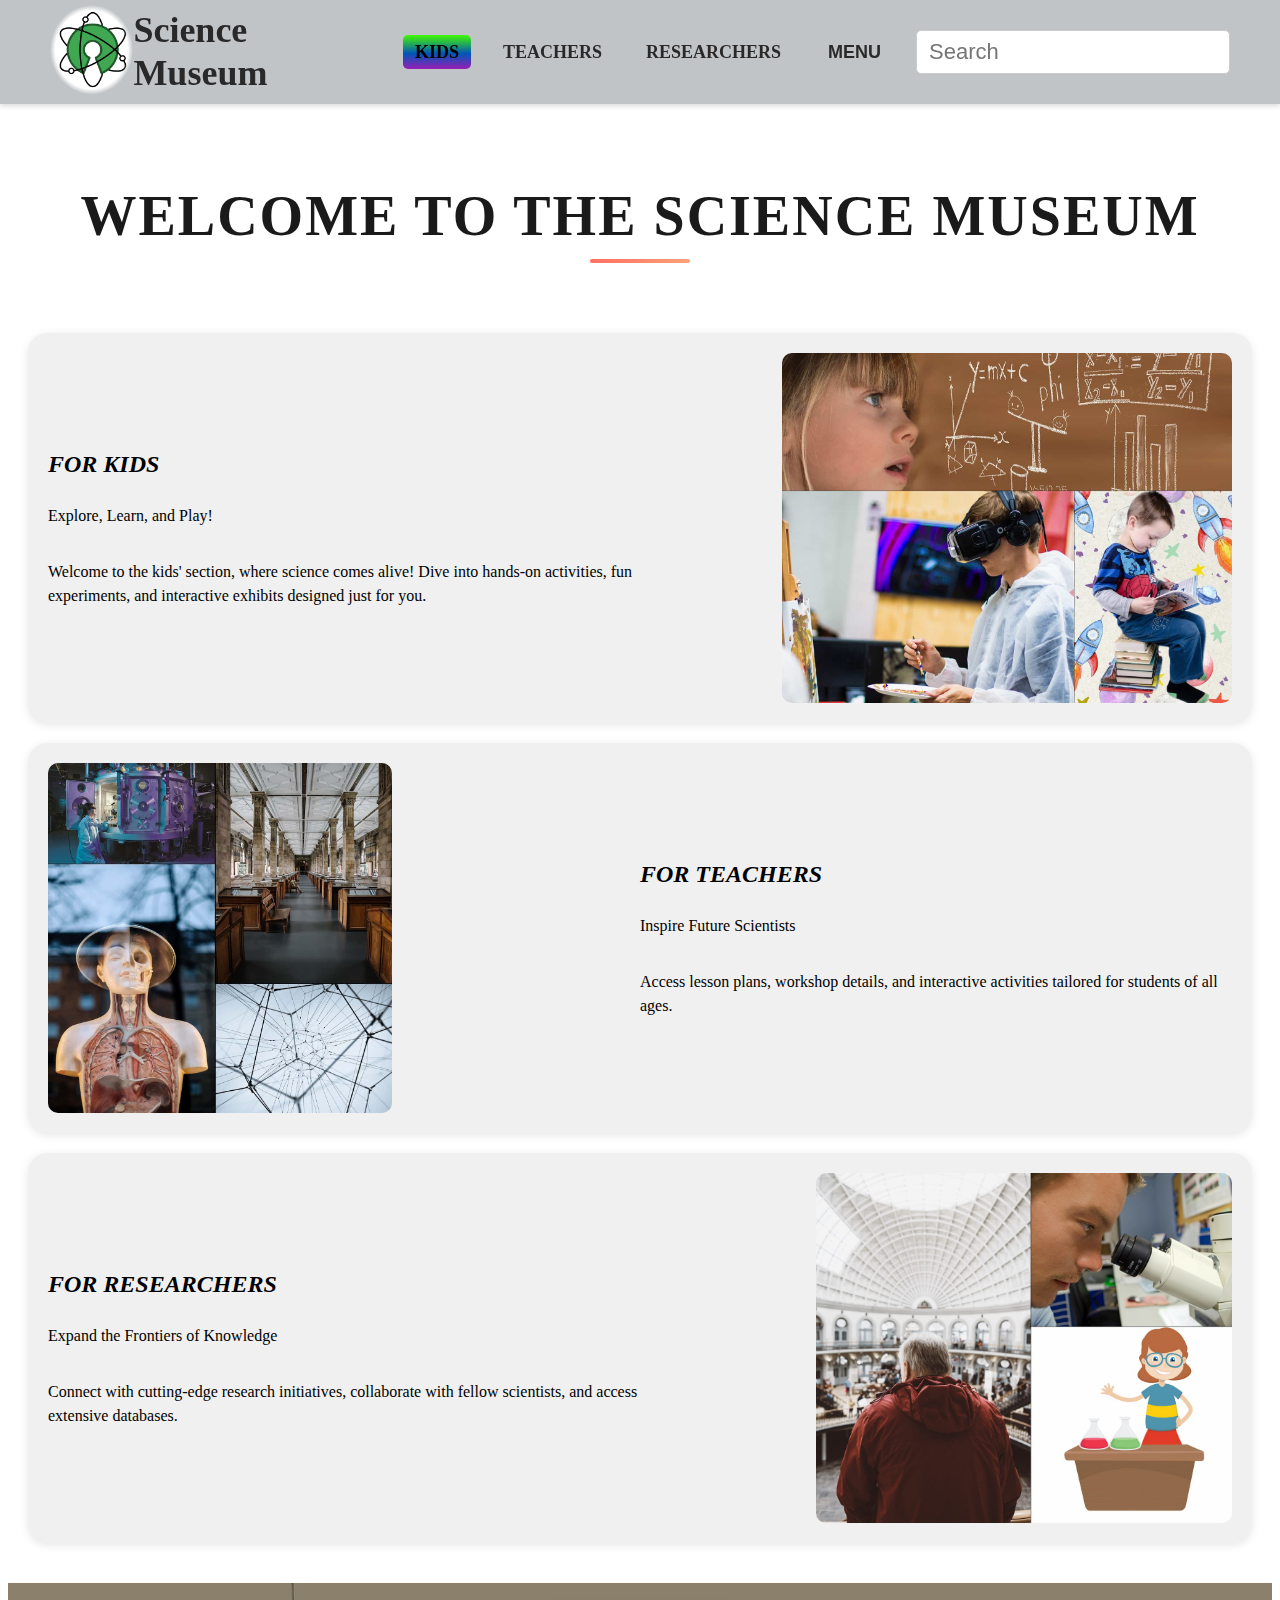
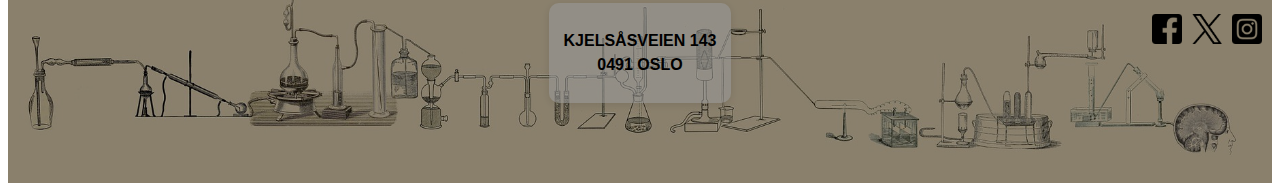
<file: CA-desember/index.html>
<!DOCTYPE html>
<html lang="en">
<head>
    <!-- add meta -->
   
    <meta charset="UTF-8">
    <meta name="viewport" content="width=device-width, initial-scale=1.0">
    <meta name="keywords" content="Science, Museum, gift, shop, teaching, learning">
    <meta name="author" content="Kristoffer Simonsen Haugland">
  <!-- icon displayed in the browser tab -->
    <link rel="icon" href="./assets/favicon.ico" type="image/x-icon">

 
    <link rel="stylesheet" href="head.css">
    <link rel="stylesheet" href="footer.css">
    <link rel="stylesheet" href="index.css">
    <title>Science Museum</title>
</head>
<body>

    <!-- start fo header should be the same in every html file -->
    <header>
        <div class="logo-container">
            <a href="index.html"><img src="./assets/science-logo1.png" alt="Museum Science Logo" class="logo"></a>
        </div>
        <h2 class="site-title">Science<br>Museum</h1>
        <!-- this should be added in the droppdown on 1072px -->
        <nav class="navbar">
            <a href="kids.html" class="nav-link-kids">KIDS</a>
            <a href="teacher.html" class="nav-link">TEACHERS</a>
            <a href="researcher.html" class="nav-link">RESEARCHERS</a>
            <!-- droppdown button  -->
            <div class="dropdown">
                <button class="dropbtn">MENU</button>
                <ul class="dropdown-content">
                    <li><a href="kids.html">KIDS</a></li>
                    <li><a href="teacher.html">TEACHERS</a></li>
                    <li><a href="researcher.html">RESEARCHERS</a></li>
                    <li><a href="shop.html">SHOP</a></li>
                    <li><a href="hours.html">OPENING HOURS</a></li>
                    <li><a href="about.html">ABOUT</a></li>
                </ul>
            </div>
            <input class="search" id="search" name="search" placeholder="Search">
        </nav>
    </header>
<!-- end of headder cmd+c cmd+v -->


    <main>    
        <h1 class="page-title">Welcome to the Science Museum</h1>

        <!-- container 1  -->
        <a href="kids.html" class="content-section-link">
            <section class="content-section">
                <div class="content">
                    <h2>FOR KIDS</h2>
                    <p class="section-subtitle">Explore, Learn, and Play!</p>
                    <p>Welcome to the kids' section, where science comes alive! Dive into hands-on activities, fun experiments, and interactive exhibits designed just for you.</p>
                </div>
                <img src="./assets/index_img1.jpg" alt="Kids learning diffrent things">
            </section>
        </a>
             <!-- reverse container 2 -->
        <a href="teacher.html" class="content-section-link">
            <section class="content-section">
                <img src="./assets/index_img2.jpg" alt="images of different instalations">

                <div class="content">
                    <h2>FOR TEACHERS</h2>
                    <p class="section-subtitle">Inspire Future Scientists</p>
                    <p>Access lesson plans, workshop details, and interactive activities tailored for students of all ages.</p>
                </div>
            </section>
        </a>
    <!-- container 3 -->
        <a href="researcher.html" class="content-section-link">
            <section class="content-section">
                <div class="content">
                    <h2>FOR RESEARCHERS</h2>
                    <p class="section-subtitle">Expand the Frontiers of Knowledge</p>
                    <p>Connect with cutting-edge research initiatives, collaborate with fellow scientists, and access extensive databases.</p>
                </div>
                <img src="./assets//index_img3.jpg" alt="Researchers at work">
            </section>
        </a>
    </main>
    

<!-- footer styling in footer.css -->
    <footer>
        <div class="textbox">
            <a href="https://www.google.com/maps" target="_blank" rel="noopener noreferrer">
                <p>KJELSÅSVEIEN 143 <br> 0491 OSLO</p>
            </a>
        </div>
        
        <div class="social-links">
            <a href="https://www.facebook.com" target="_blank">
                <img src="./assets/fb-icon.png" alt="Facebook logo" class="facebook">
            </a>
            <a href="https://x.com/" target="_blank">
                <img src="./assets/x-icon1.png" alt="X logo" class="x">
            </a>
            <a href="https://www.instagram.com" target="_blank">
                <img src="./assets/ins-icon.png" alt="Instagram logo" class="instagram">
            </a>
        </div>
    </footer>
</body>
</html>
</file>
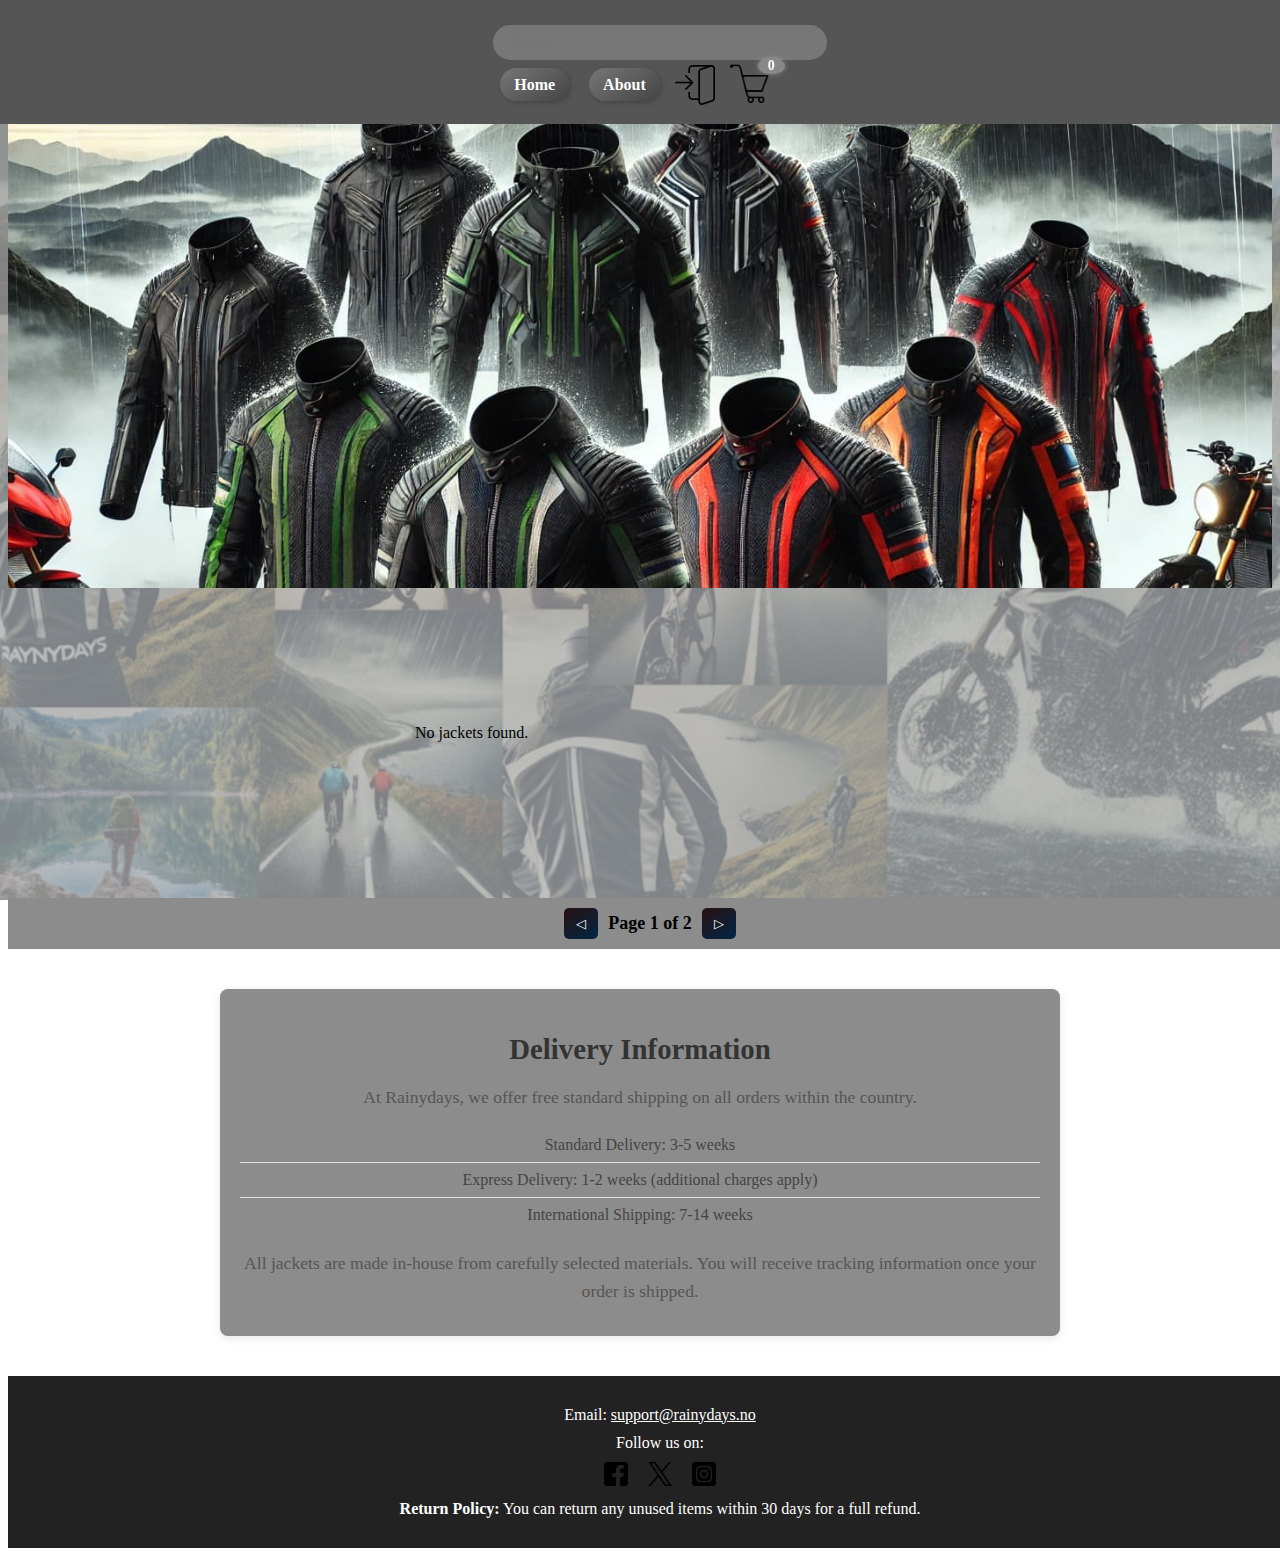
<file: Rainydays/index.html>
<!DOCTYPE html>
<html lang="en">
<head>
    <meta charset="UTF-8">
    <meta name="description" content="motorcycle jacket shop">
    <meta name="viewport" content="width=device-width, initial-scale=1.0">
    <meta name="keyword" content="motorcycle jacket, jacket, motorcycle">
    <meta name="author" content="Kristoffer Simonsen Haugland">
    <title>Home</title>

    <link rel="icon" href="./assets/images/racing-helmet.png" type="image/x-icon">

    <!-- Stylesheets -->
    <link rel="stylesheet" href="./assets/css/index.css">
    <link rel="stylesheet" href="./assets/css/head.css">
    <link rel="stylesheet" href="./assets/css/footer.css">
    <link rel="stylesheet" href="./assets/css/buttons.css">
    <link rel="stylesheet" href="./assets/css/media.css">


    <!-- JavaScript (defer for proper loading) -->
    <script src="./api.js" defer></script>
    <script src="./jacket.js" defer></script>  
    <script src="./cart.js" defer></script>



    <title>Rainy Days</title>
</head>

<body>
    <header>
        <div class="nav-container">
            <div class="logo">
                <a href="./index.html">
                    <img src="./assets/images/RainyDays_Logo.png" alt="Rainydays Logo">
                </a>
            </div>

            <div class="search-container">
                <input type="text" class="search" id="search" name="search" placeholder="Search">
            </div>

            <div class="nav-right">
                <ul class="navbar">
                    <li><a href="./index.html">Home</a></li>
                    <li><a href="./about.html">About</a></li>
                </ul>
                <div class="login">
                    <a href="./login.html" class="login-link">
                        <img src="./assets/images/log-in.png" class="login-icon" alt="Login">
                    </a>
                </div>
                <div class="cart-container">
                    <a href="./cart.html" class="cart-link">
                        <img src="./assets/images/cart_icon.png" class="cart-icon" alt="Cart">
                        <span id="cart-count" class="cart-badge">0</span>
                    </a>
                </div>
            </div>
        </div>
    </header>

    <!-- Parallax Section -->
    <div class="parallax"></div>

    <!-- Jacket Container -->
    <div id="jackets-container" class="container"></div>

        
        <div class="pagination">
            <button id="prevPage" class="arrow" disabled>&#9665;</button> 
            <span id="currentPage" class="page-number">1</span> 
            <button id="nextPage" class="arrow">&#9655;</button>
        </div> 
    
        
        <section class="delivery-info">
            <h2>Delivery Information</h2>
            <p>At Rainydays, we offer free standard shipping on all orders within the country.</p>
            <ul>
                <li>Standard Delivery: 3-5 weeks</li>
                <li>Express Delivery: 1-2 weeks (additional charges apply)</li>
                <li>International Shipping: 7-14 weeks</li>
            </ul>
            <p>All jackets are made in-house from carefully selected materials. You will receive tracking information once your order is shipped.</p>
        </section>
    

    <!-- Footer -->
    <footer>
        <div class="footer-info">
            <p>Email: <u>support@rainydays.no</u></p>
            <p>Follow us on:</p>
            <div class="social-links">
                <a href="https://www.facebook.com/?locale=nb_NO" target="_blank">
                    <img src="./assets/images/fb-icon.png" alt="Facebook logo" class="facebook">
                </a>
                <a href="https://x.com/?lang=nb" target="_blank">
                    <img src="./assets/images/x-icon.png" alt="X logo" class="x">
                </a>
                <a href="https://www.instagram.com/reels/DBcUUuGyzEm/" target="_blank">
                    <img src="./assets/images/ins-icon.png" alt="Instagram logo" class="instagram">
                </a>
            </div>
            <p><strong>Return Policy:</strong> You can return any unused items within 30 days for a full refund.</p>
        </div>
    </footer>
</body>
</html>
</file>
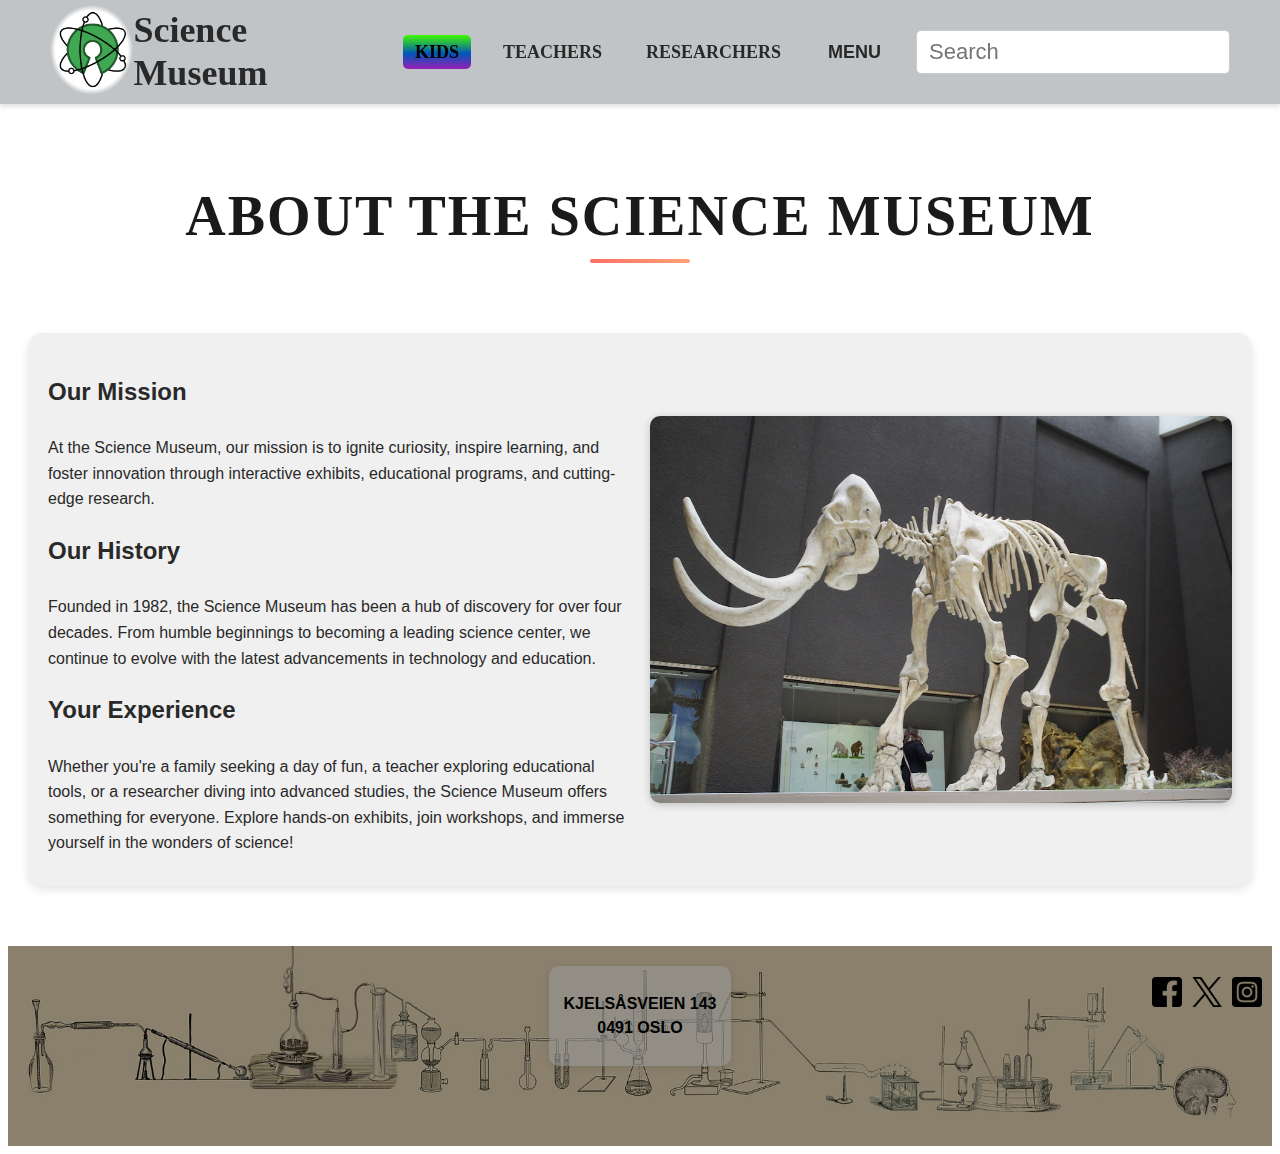
<file: CA-desember/about.html>
<!DOCTYPE html>
<html lang="en">
    <head>
        <!-- add meta -->
       
        <meta charset="UTF-8">
        <meta name="viewport" content="width=device-width, initial-scale=1.0">
        <meta name="keywords" content="Science, Museum, gift, shop, teaching, learning">
        <meta name="author" content="Kristoffer Simonsen Haugland">
      <!-- icon displayed in the browser tab -->
        <link rel="icon" href="./assets/favicon.ico" type="image/x-icon">
    
    
    <link rel="stylesheet" href="head.css">
    <link rel="stylesheet" href="about.css">
    <link rel="stylesheet" href="footer.css">
    <title>About Page</title>
</head>

<body>

    <!-- start fo header should be the same in every html file -->
    <header>
        <div class="logo-container">
            <a href="index.html"><img src="./assets/science-logo1.png" alt="Museum Science Logo" class="logo"></a>
        </div>
        <h2 class="site-title">Science<br>Museum</h1>
        <!-- this should be added in the droppdown on 1072px -->
        <nav class="navbar">
            <a href="kids.html" class="nav-link-kids">KIDS</a>
            <a href="teacher.html" class="nav-link">TEACHERS</a>
            <a href="researcher.html" class="nav-link">RESEARCHERS</a>
            <!-- droppdown button  -->
            <div class="dropdown">
                <button class="dropbtn">MENU</button>
                <ul class="dropdown-content">
                    <li><a href="kids.html">KIDS</a></li>
                    <li><a href="teacher.html">TEACHERS</a></li>
                    <li><a href="researcher.html">RESEARCHERS</a></li>
                    <li><a href="shop.html">SHOP</a></li>
                    <li><a href="hours.html">OPENING HOURS</a></li>
                    <li><a href="about.html">ABOUT</a></li>
                </ul>
            </div>
            <input class="search" id="search" name="search" placeholder="Search">
        </nav>
    </header>
<!-- end of headder cmd+c cmd+v -->
    <main>
        <!-- about page info an pic -->
            <h1 class="page-title">About the Science Museum</h1>
            <section class="about-section">
                <div class="about-text">
                    <h3>Our Mission</h3>
                    <p>
                        At the Science Museum, our mission is to ignite curiosity, inspire learning, and foster innovation through interactive exhibits, educational programs, and cutting-edge research.
                    </p>
                    <h3>Our History</h3>
                    <p>
                        Founded in 1982, the Science Museum has been a hub of discovery for over four decades. From humble beginnings to becoming a leading science center, we continue to evolve with the latest advancements in technology and education.
                    </p>
                    <h3>Your Experience</h3>
                    <p>
                        Whether you're a family seeking a day of fun, a teacher exploring educational tools, or a researcher diving into advanced studies, the Science Museum offers something for everyone. Explore hands-on exhibits, join workshops, and immerse yourself in the wonders of science!
                    </p>
                </div>
                <div class="about-image">
                    <img src="./assets/dino.jpg" alt="Science Museum Interior" />
                </div>
            </section>
    
    </main>



  
<!-- footer styling in footer.css -->
<footer>
    <div class="textbox">
        <a href="https://www.google.com/maps" target="_blank" rel="noopener noreferrer">
            <p>KJELSÅSVEIEN 143 <br> 0491 OSLO</p>
        </a>
    </div>
    
    <div class="social-links">
        <a href="https://www.facebook.com" target="_blank">
            <img src="./assets/fb-icon.png" alt="Facebook logo" class="facebook">
        </a>
        <a href="https://x.com/" target="_blank">
            <img src="./assets/x-icon1.png" alt="X logo" class="x">
        </a>
        <a href="https://www.instagram.com" target="_blank">
            <img src="./assets/ins-icon.png" alt="Instagram logo" class="instagram">
        </a>
    </div>
</footer>
</body>
</html>
</file>
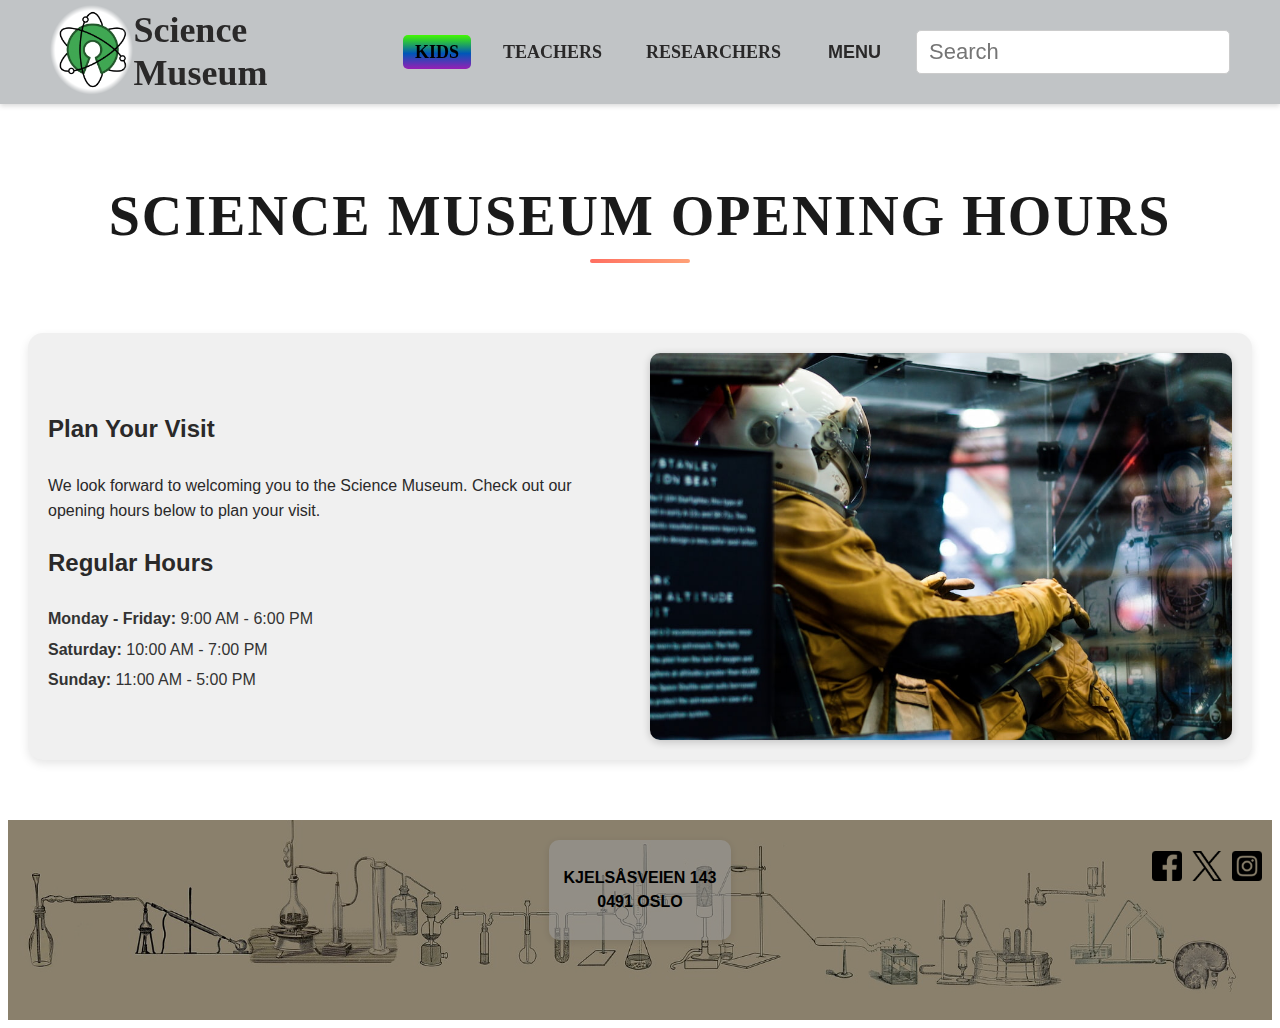
<file: CA-desember/hours.html>
<!DOCTYPE html>
<html lang="en">
    <head>
        <!-- add meta -->
       
        <meta charset="UTF-8">
        <meta name="viewport" content="width=device-width, initial-scale=1.0">
        <meta name="keywords" content="Science, Museum, gift, shop, teaching, learning">
        <meta name="author" content="Kristoffer Simonsen Haugland">
      <!-- icon displayed in the browser tab -->
        <link rel="icon" href="./assets/favicon.ico" type="image/x-icon">
    
    
    <link rel="stylesheet" href="head.css">
    <link rel="stylesheet" href="hours.css">
    <link rel="stylesheet" href="footer.css">

    <title>Opening Hours Info</title>
</head>
<body>
    <!-- start fo header should be the same in every html file -->
    <header>
        <div class="logo-container">
            <a href="index.html"><img src="./assets/science-logo1.png" alt="Museum Science Logo" class="logo"></a>
        </div>
        <h2 class="site-title">Science<br>Museum</h1>
        <!-- this should be added in the droppdown on 1072px -->
        <nav class="navbar">
            <a href="kids.html" class="nav-link-kids">KIDS</a>
            <a href="teacher.html" class="nav-link">TEACHERS</a>
            <a href="researcher.html" class="nav-link">RESEARCHERS</a>
            <!-- droppdown button  -->
            <div class="dropdown">
                <button class="dropbtn">MENU</button>
                <ul class="dropdown-content">
                    <li><a href="kids.html">KIDS</a></li>
                    <li><a href="teacher.html">TEACHERS</a></li>
                    <li><a href="researcher.html">RESEARCHERS</a></li>
                    <li><a href="shop.html">SHOP</a></li>
                    <li><a href="hours.html">OPENING HOURS</a></li>
                    <li><a href="about.html">ABOUT</a></li>
                </ul>
            </div>
            <input class="search" id="search" name="search" placeholder="Search">
        </nav>
    </header>
<!-- end of headder cmd+c cmd+v -->
<main>
    <!-- opening hours  -->
    <h1 class="page-title">Science Museum Opening Hours</h1>
    <section class="hours-section">
        <div class="hours-text">
            <h3>Plan Your Visit</h3>
            <p>
                We look forward to welcoming you to the Science Museum. Check out our opening hours below to plan your visit.
            </p>
            <h3>Regular Hours</h3>
            <ul>
                <li><strong>Monday - Friday:</strong> 9:00 AM - 6:00 PM</li>
                <li><strong>Saturday:</strong> 10:00 AM - 7:00 PM</li>
                <li><strong>Sunday:</strong> 11:00 AM - 5:00 PM</li>
            </ul>
     
            
        </div>
        <div class="hours-image">
            <img src="./assets/blast.jpg" alt="Science Museum Visitors" />
        </div>
    </section>

</main>

<!-- footer styling in footer.css -->
<footer>
    <div class="textbox">
        <a href="https://www.google.com/maps" target="_blank" rel="noopener noreferrer">
            <p>KJELSÅSVEIEN 143 <br> 0491 OSLO</p>
        </a>
    </div>
    
    <div class="social-links">
        <a href="https://www.facebook.com" target="_blank">
            <img src="./assets/fb-icon.png" alt="Facebook logo" class="facebook">
        </a>
        <a href="https://x.com/" target="_blank">
            <img src="./assets/x-icon1.png" alt="X logo" class="x">
        </a>
        <a href="https://www.instagram.com" target="_blank">
            <img src="./assets/ins-icon.png" alt="Instagram logo" class="instagram">
        </a>
    </div>
</footer>
</body>

</html>
</file>
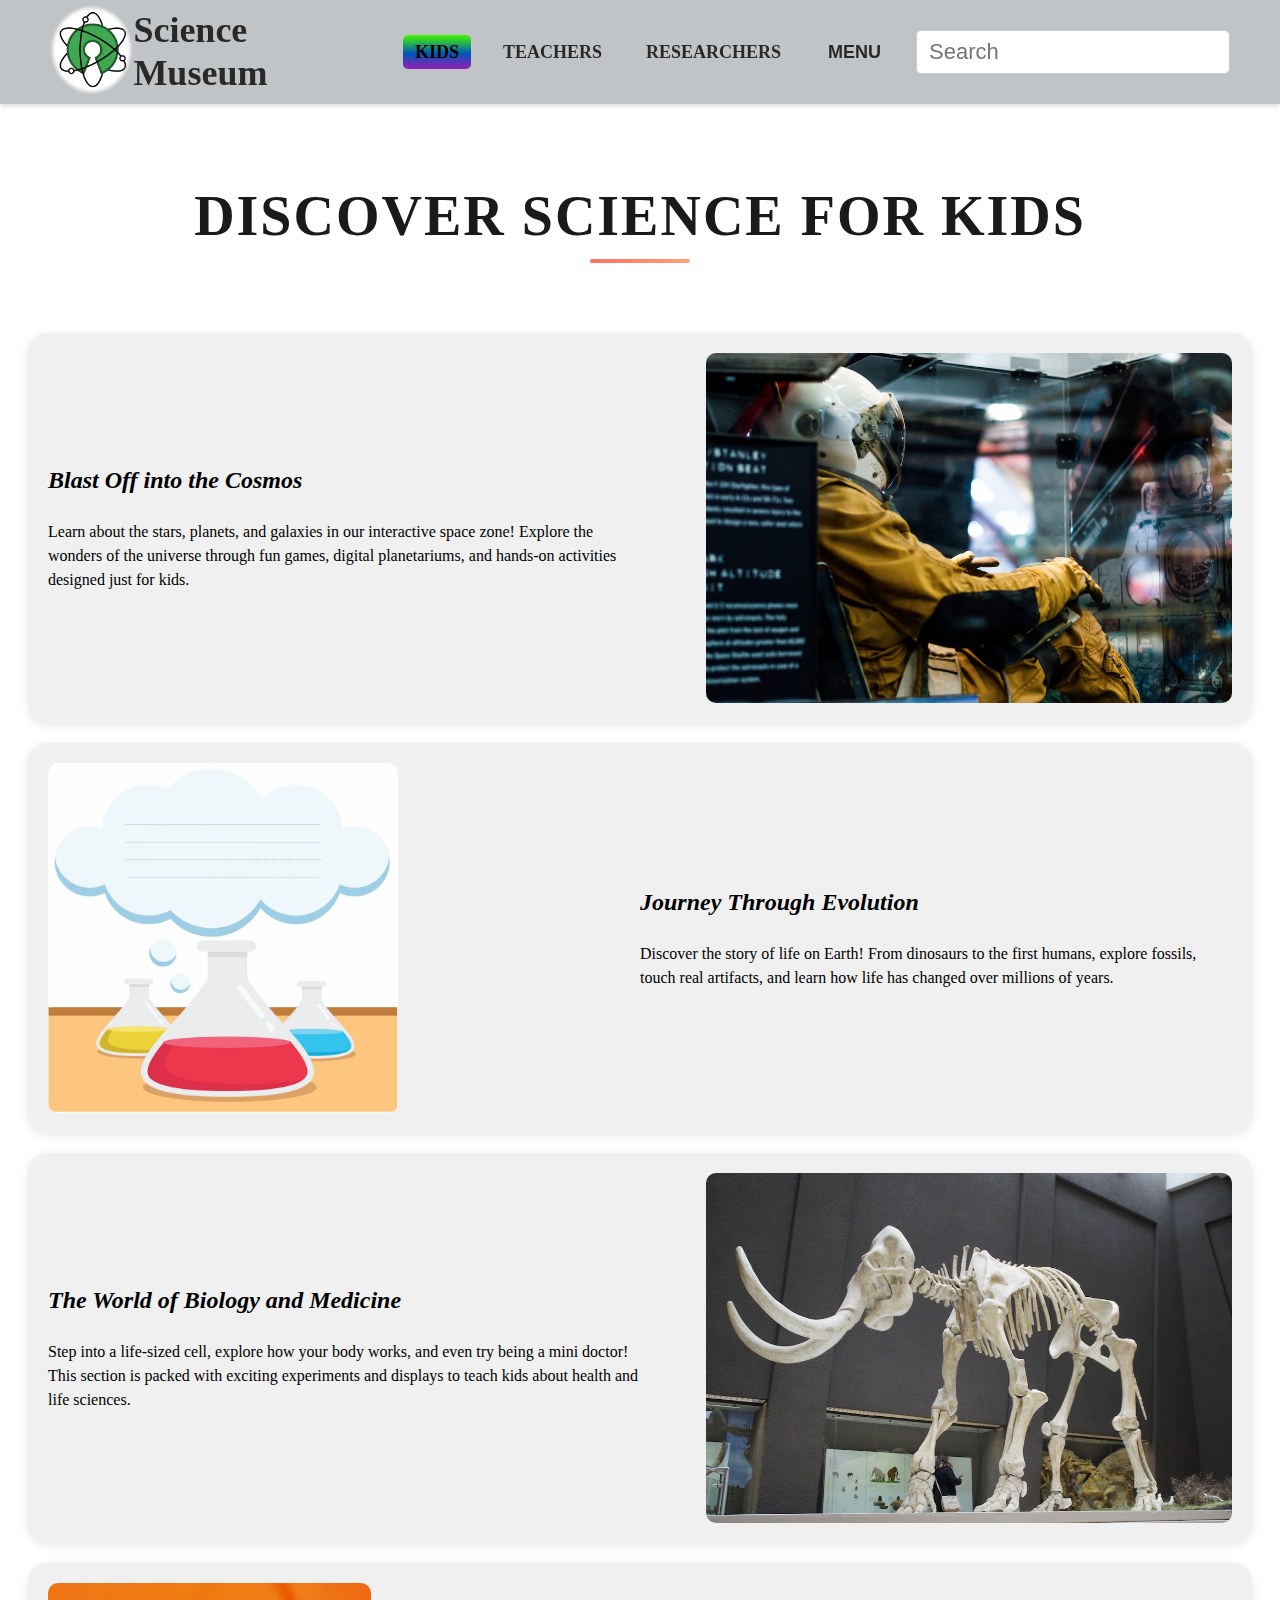
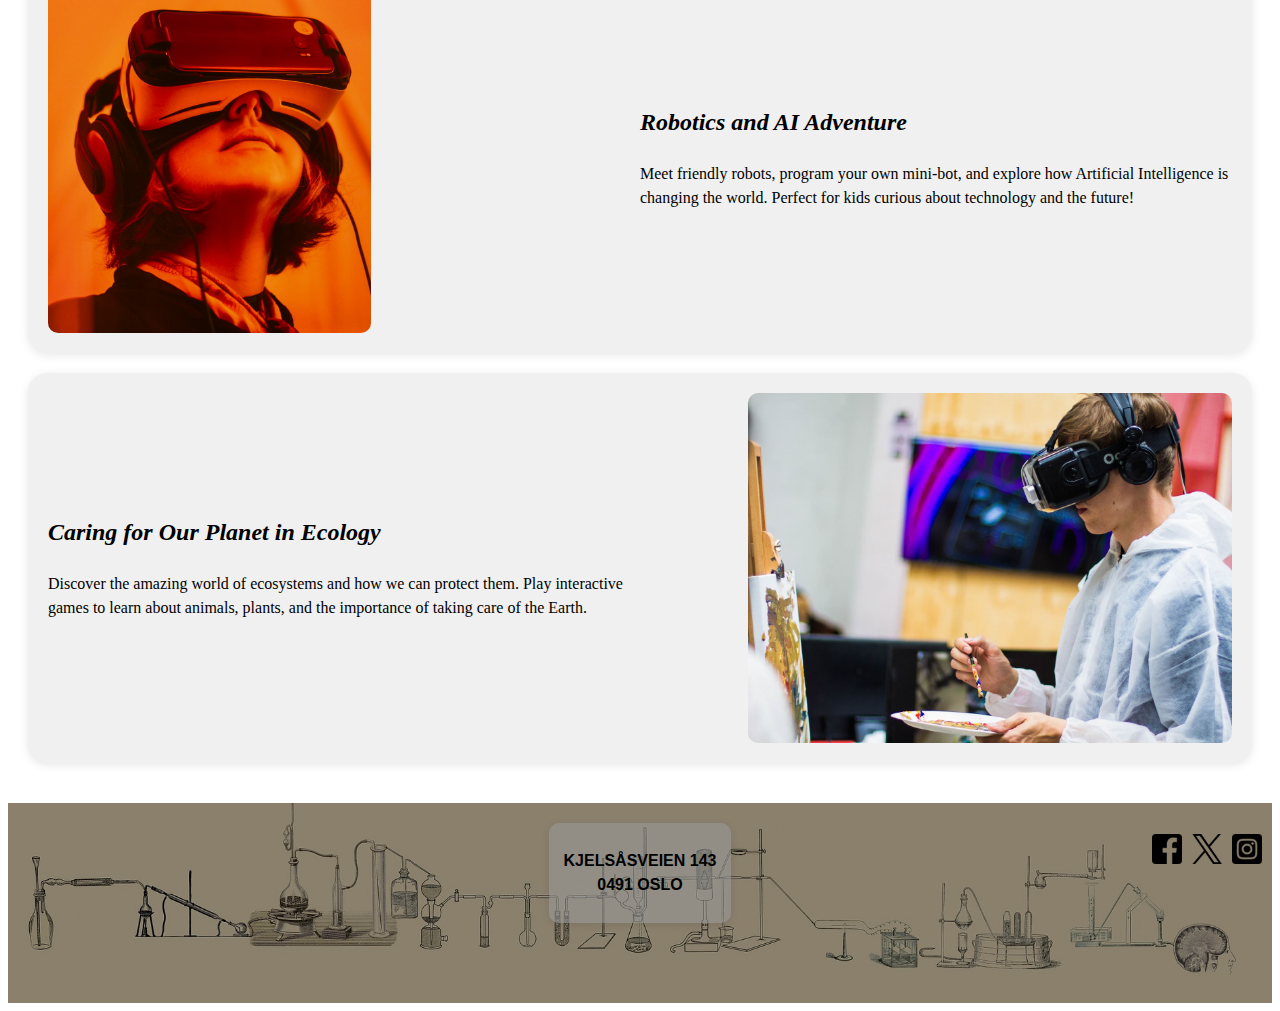
<file: CA-desember/kids.html>
<!DOCTYPE html>
<html lang="en">
    <head>
        <!-- add meta -->
       
        <meta charset="UTF-8">
        <meta name="viewport" content="width=device-width, initial-scale=1.0">
        <meta name="keywords" content="Science, Museum, gift, shop, teaching, learning">
        <meta name="author" content="Kristoffer Simonsen Haugland">
      <!-- icon displayed in the browser tab -->
        <link rel="icon" href="./assets/favicon.ico" type="image/x-icon">
    
    
      
            <link rel="stylesheet" href="head.css">
            <link rel="stylesheet" href="main.css">
            <link rel="stylesheet" href="footer.css">
            <link rel="stylesheet" href="media.main.css">
     
    <title>Kids section</title>
</head>

<body>

    <!-- start fo header should be the same in every html file -->
    <header>
        <div class="logo-container">
            <a href="index.html"><img src="./assets/science-logo1.png" alt="Museum Science Logo" class="logo"></a>
        </div>
        <h2 class="site-title">Science<br>Museum</h1>
        <!-- this should be added in the droppdown on 1072px -->
        <nav class="navbar">
            <a href="kids.html" class="nav-link-kids">KIDS</a>
            <a href="teacher.html" class="nav-link">TEACHERS</a>
            <a href="researcher.html" class="nav-link">RESEARCHERS</a>
            <!-- droppdown button  -->
            <div class="dropdown">
                <button class="dropbtn">MENU</button>
                <ul class="dropdown-content">
                    <li><a href="kids.html">KIDS</a></li>
                    <li><a href="teacher.html">TEACHERS</a></li>
                    <li><a href="researcher.html">RESEARCHERS</a></li>
                    <li><a href="shop.html">SHOP</a></li>
                    <li><a href="hours.html">OPENING HOURS</a></li>
                    <li><a href="about.html">ABOUT</a></li>
                </ul>
            </div>
            <input class="search" id="search" name="search" placeholder="Search">
        </nav>
    </header>
<!-- end of headder cmd+c cmd+v -->
  

        <main>
            <!-- container 1 -->
            <h1 class="page-title">Discover Science for Kids</h1>
            <section class="content-section">
                <div class="content">
                    <h2>Blast Off into the Cosmos</h2>
                    <p>
                        Learn about the stars, planets, and galaxies in our interactive space zone! Explore the wonders of the universe through fun games, digital planetariums, and hands-on activities designed just for kids.
                    </p>
                </div>
                <img src="./assets/blast.jpg" alt="Astronaut interacting with space exhibit">
            </section>

            <!-- container 2 -->
    
            <section class="content-section">
                <div class="content">
                    <h2>Journey Through Evolution</h2>
                    <p>
                        Discover the story of life on Earth! From dinosaurs to the first humans, explore fossils, touch real artifacts, and learn how life has changed over millions of years.
                    </p>
                </div>
                <img src="./assets/chem.jpg" alt="Illustration of beakers">
            </section>

            <!-- conatiner 3 -->
    
            <section class="content-section">
                <div class="content">
                    <h2>The World of Biology and Medicine</h2>
                    <p>
                        Step into a life-sized cell, explore how your body works, and even try being a mini doctor! This section is packed with exciting experiments and displays to teach kids about health and life sciences.
                    </p>
                </div>
                <img src="./assets/dino.jpg" alt="Fossil skeleton of an animal">
            </section>


            <!-- container 4 -->
    
            <section class="content-section">
                <div class="content">
                    <h2>Robotics and AI Adventure</h2>
                    <p>
                        Meet friendly robots, program your own mini-bot, and explore how Artificial Intelligence is changing the world. Perfect for kids curious about technology and the future!
                    </p>
                </div>
                <img src="./assets/vr-orange.jpg" alt="Person wearing VR headset">
            </section>

            <!-- container 5 -->
    
            <section class="content-section">
                <div class="content">
                    <h2>Caring for Our Planet in Ecology</h2>
                    <p>
                        Discover the amazing world of ecosystems and how we can protect them. Play interactive games to learn about animals, plants, and the importance of taking care of the Earth.
                    </p>
                </div>
                <img src="./assets/vr-lab.jpg" alt="Person painting whilst using vr headset">
            </section>
        </main>
    
 

<!-- footer styling in footer.css -->
<footer>
    <div class="textbox">
        <a href="https://www.google.com/maps" target="_blank" rel="noopener noreferrer">
            <p>KJELSÅSVEIEN 143 <br> 0491 OSLO</p>
        </a>
    </div>
    
    <div class="social-links">
        <a href="https://www.facebook.com" target="_blank">
            <img src="./assets/fb-icon.png" alt="Facebook logo" class="facebook">
        </a>
        <a href="https://x.com/" target="_blank">
            <img src="./assets/x-icon1.png" alt="X logo" class="x">
        </a>
        <a href="https://www.instagram.com" target="_blank">
            <img src="./assets/ins-icon.png" alt="Instagram logo" class="instagram">
        </a>
    </div>
</footer>

</body>
</html>
</file>
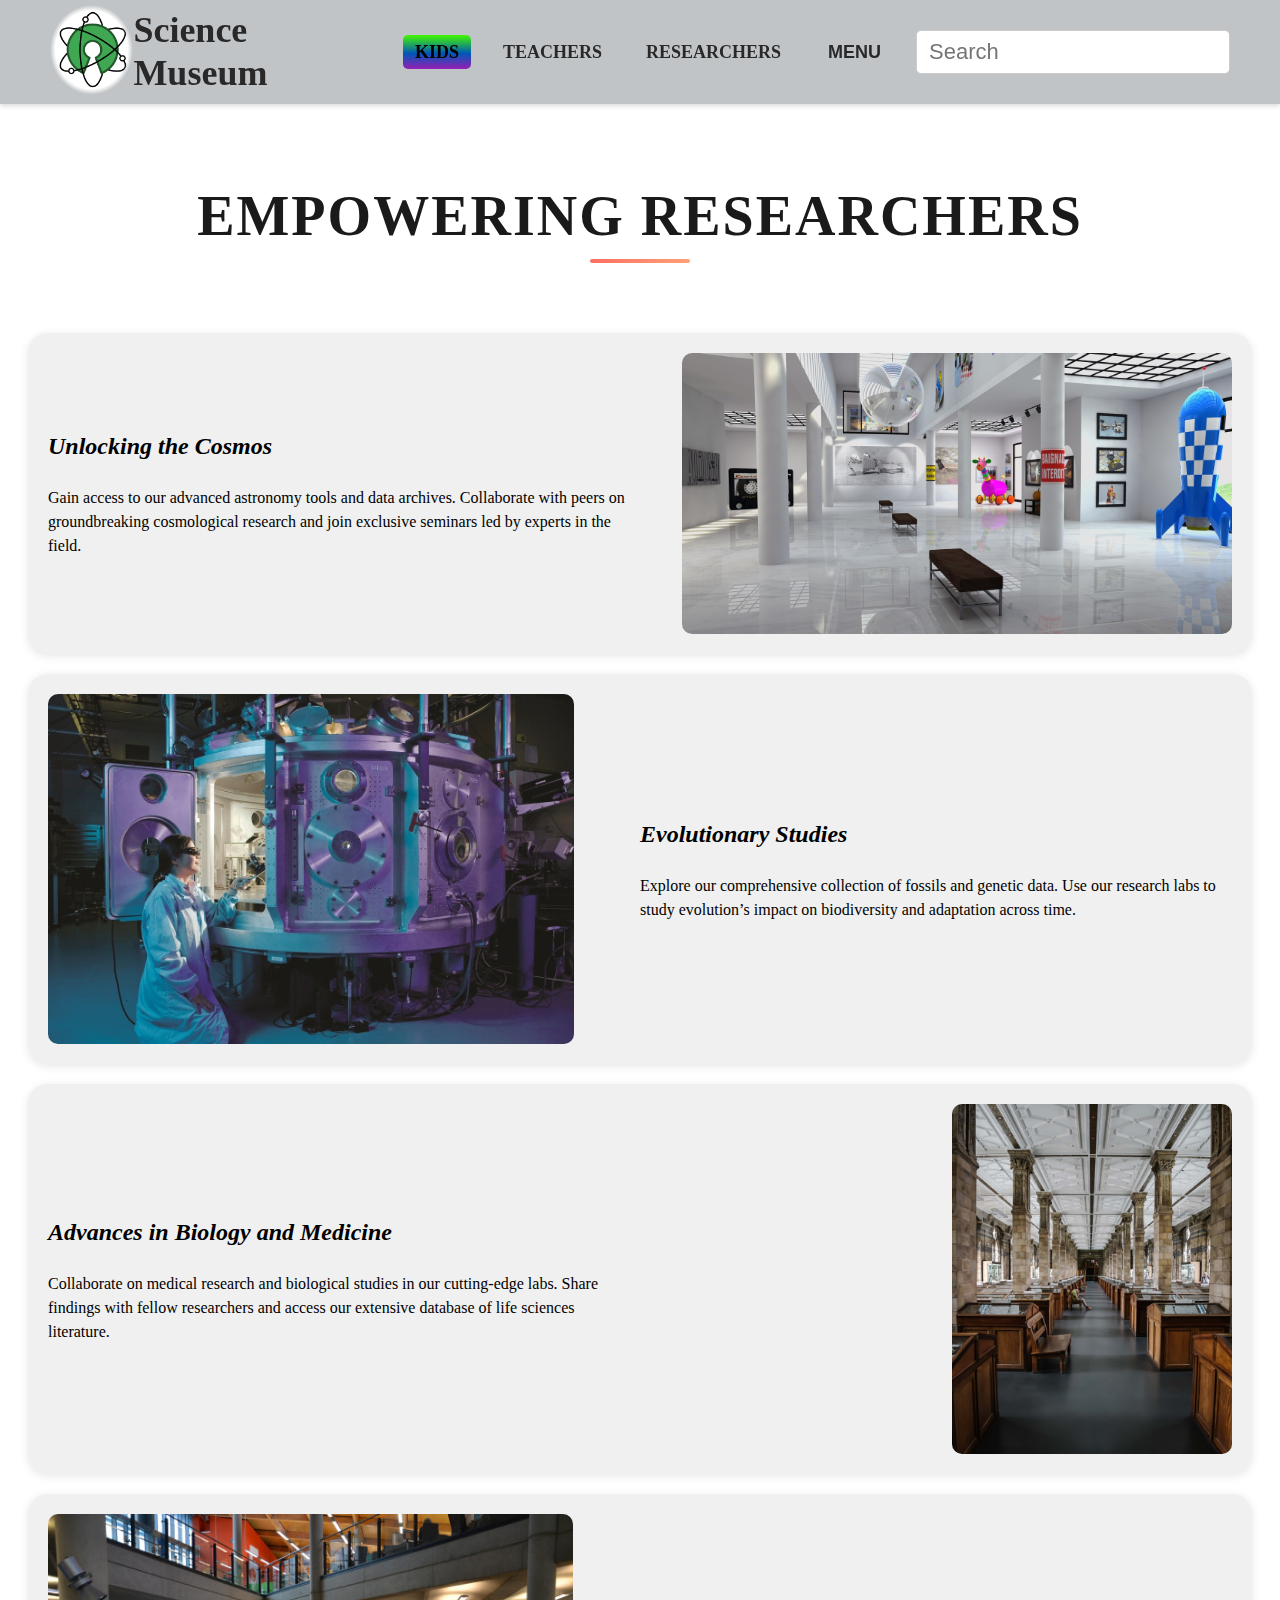
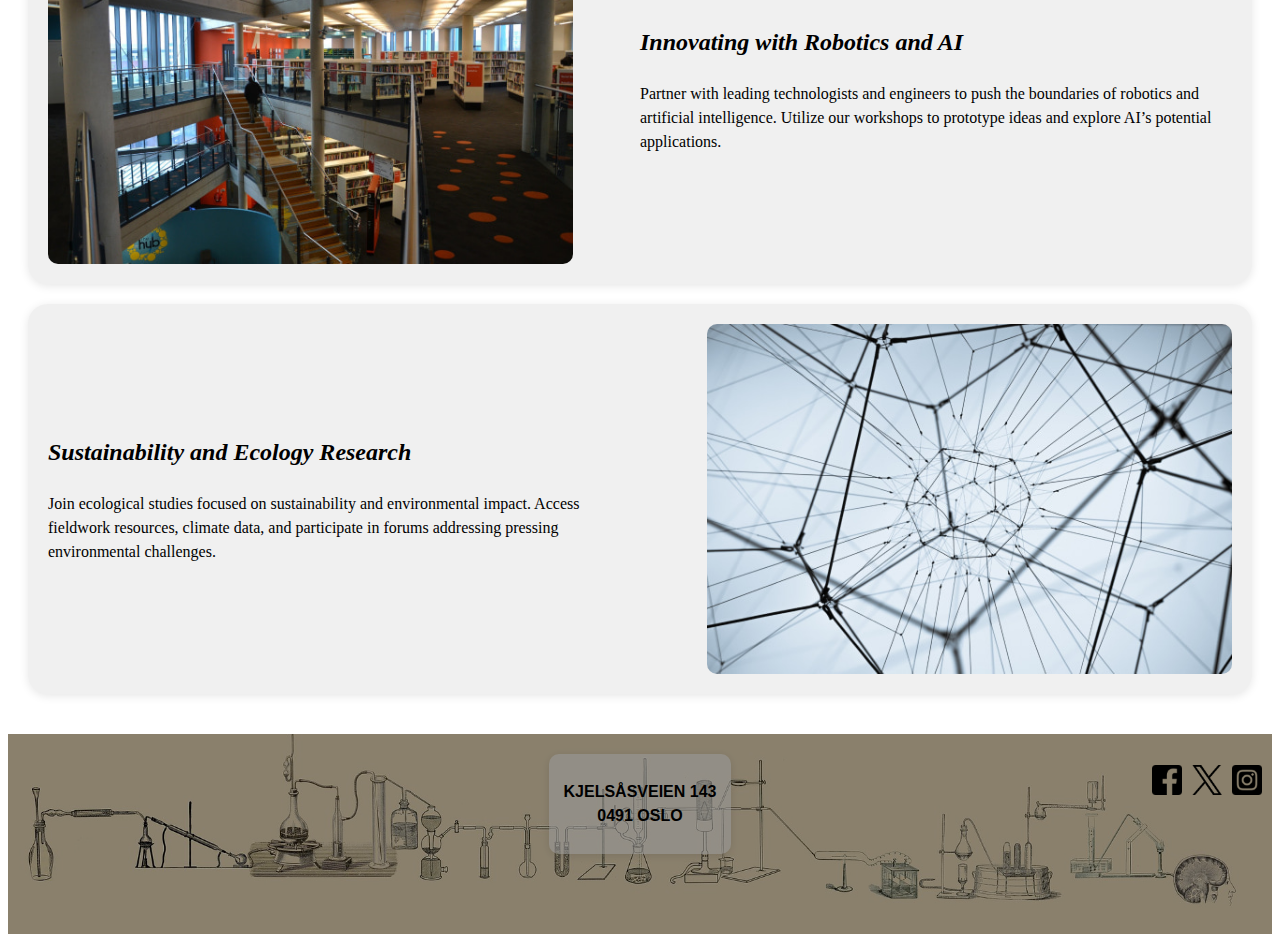
<file: CA-desember/researcher.html>
<!DOCTYPE html>
<html lang="en">
    <head>
        <!-- add meta -->
       
        <meta charset="UTF-8">
        <meta name="viewport" content="width=device-width, initial-scale=1.0">
        <meta name="keywords" content="Science, Museum, gift, shop, teaching, learning">
        <meta name="author" content="Kristoffer Simonsen Haugland">
      <!-- icon displayed in the browser tab -->
        <link rel="icon" href="./assets/favicon.ico" type="image/x-icon">
    
        <link rel="stylesheet" href="head.css">
        <link rel="stylesheet" href="main.css">
        <link rel="stylesheet" href="footer.css">
        <link rel="stylesheet" href="media.main.css">

    <title>Researchers Section</title>
</head>
<body>
    <!-- start fo header should be the same in every html file -->
    <header>
        <div class="logo-container">
            <a href="index.html"><img src="./assets/science-logo1.png" alt="Museum Science Logo" class="logo"></a>
        </div>
        <h2 class="site-title">Science<br>Museum</h1>
        <!-- this should be added in the droppdown on 1072px -->
        <nav class="navbar">
            <a href="kids.html" class="nav-link-kids">KIDS</a>
            <a href="teacher.html" class="nav-link">TEACHERS</a>
            <a href="researcher.html" class="nav-link">RESEARCHERS</a>
            <!-- droppdown button  -->
            <div class="dropdown">
                <button class="dropbtn">MENU</button>
                <ul class="dropdown-content">
                    <li><a href="kids.html">KIDS</a></li>
                    <li><a href="teacher.html">TEACHERS</a></li>
                    <li><a href="researcher.html">RESEARCHERS</a></li>
                    <li><a href="shop.html">SHOP</a></li>
                    <li><a href="hours.html">OPENING HOURS</a></li>
                    <li><a href="about.html">ABOUT</a></li>
                </ul>
            </div>
            <input class="search" id="search" name="search" placeholder="Search">
        </nav>
    </header>
<!-- end of headder cmd+c cmd+v -->

    <main>
        <!-- container 1 -->
        <h1 class="page-title">Empowering Researchers</h1>
        <section class="content-section">
            <div class="content">
                <h2>Unlocking the Cosmos</h2>
                <p>
                    Gain access to our advanced astronomy tools and data archives. Collaborate with peers on groundbreaking cosmological research and join exclusive seminars led by experts in the field.
                </p>
            </div>
            <img src="./assets/rese1.jpg" alt="Cosmology exhibit">
        </section>

        <!-- container 2 -->
        <section class="content-section">
            <div class="content">
                <h2>Evolutionary Studies</h2>
                <p>
                    Explore our comprehensive collection of fossils and genetic data. Use our research labs to study evolution’s impact on biodiversity and adaptation across time.
                </p>
            </div>
            <img src="./assets/rese2.jpg" alt="reaserchers doeing their job">
        </section>

        <!-- container 3 -->
        <section class="content-section">
            <div class="content">
                <h2>Advances in Biology and Medicine</h2>
                <p>
                    Collaborate on medical research and biological studies in our cutting-edge labs. Share findings with fellow researchers and access our extensive database of life sciences literature.
                </p>
            </div>
            <img src="./assets/rese3.jpg" alt="study hall">
        </section>

        <!-- container 4 -->
        <section class="content-section">
            <div class="content">
                <h2>Innovating with Robotics and AI</h2>
                <p>
                    Partner with leading technologists and engineers to push the boundaries of robotics and artificial intelligence. Utilize our workshops to prototype ideas and explore AI’s potential applications.
                </p>
            </div>
            <img src="./assets/rese4.jpg" alt="library">
        </section>

        <!-- container 5 -->
        <section class="content-section">
            <div class="content">
                <h2>Sustainability and Ecology Research</h2>
                <p>
                    Join ecological studies focused on sustainability and environmental impact. Access fieldwork resources, climate data, and participate in forums addressing pressing environmental challenges.
                </p>
            </div>
            <img src="./assets/rese5.jpg" alt="radio antena">
        </section>
    </main>

<!-- footer styling in footer.css -->
<footer>
    <div class="textbox">
        <a href="https://www.google.com/maps" target="_blank" rel="noopener noreferrer">
            <p>KJELSÅSVEIEN 143 <br> 0491 OSLO</p>
        </a>
    </div>
    
    <div class="social-links">
        <a href="https://www.facebook.com" target="_blank">
            <img src="./assets/fb-icon.png" alt="Facebook logo" class="facebook">
        </a>
        <a href="https://x.com/" target="_blank">
            <img src="./assets/x-icon1.png" alt="X logo" class="x">
        </a>
        <a href="https://www.instagram.com" target="_blank">
            <img src="./assets/ins-icon.png" alt="Instagram logo" class="instagram">
        </a>
    </div>
</footer>
</body>
</html>
</file>
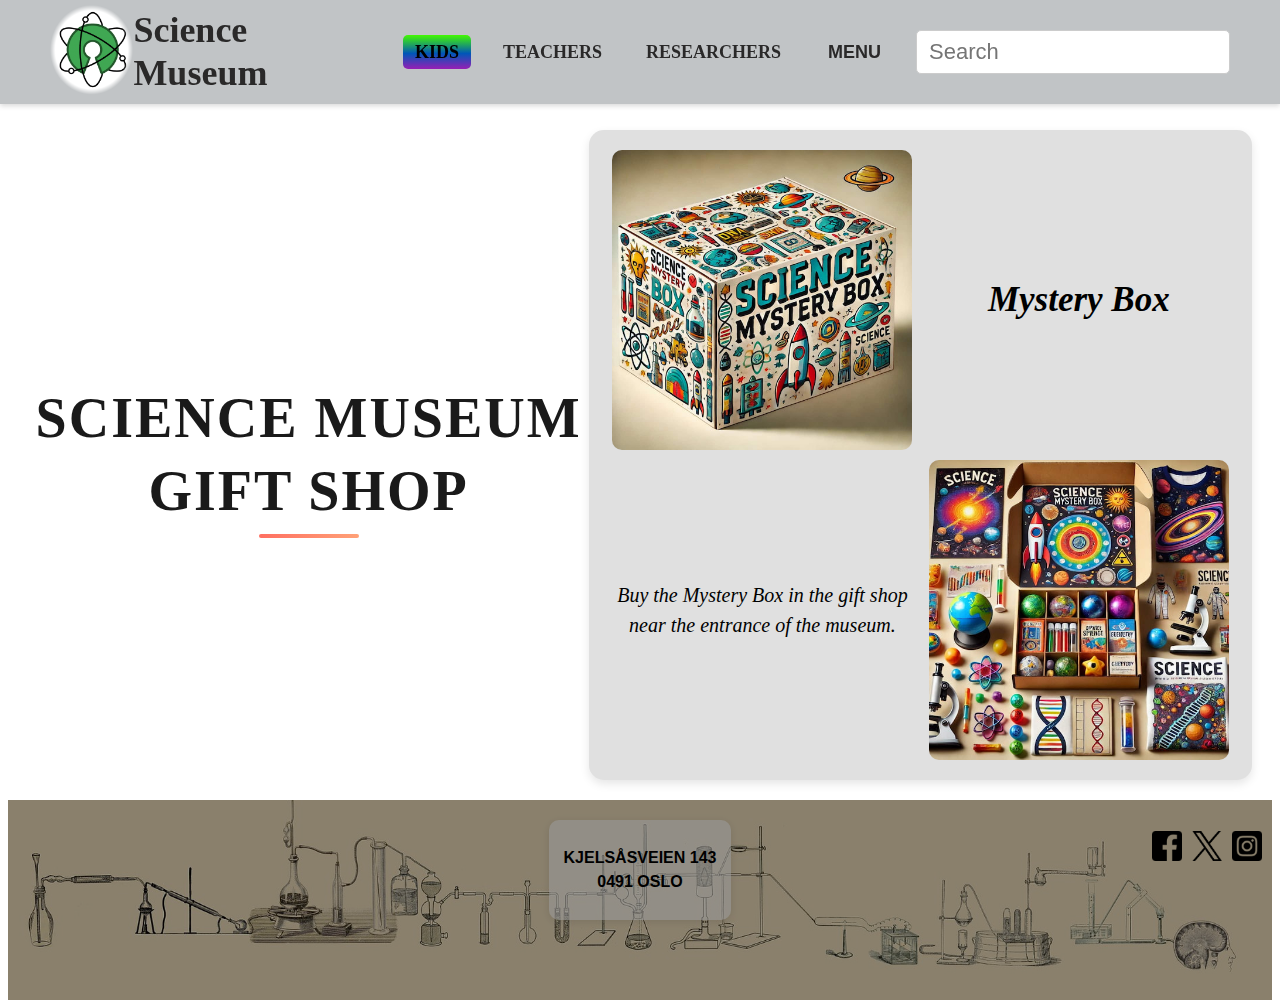
<file: CA-desember/shop.html>
<!DOCTYPE html>
<html lang="en">
    <head>
        <!-- add meta -->
       
        <meta charset="UTF-8">
        <meta name="viewport" content="width=device-width, initial-scale=1.0">
        <meta name="keywords" content="Science, Museum, gift, shop, teaching, learning">
        <meta name="author" content="Kristoffer Simonsen Haugland">
      <!-- icon displayed in the browser tab -->
        <link rel="icon" href="./assets/favicon.ico" type="image/x-icon">
    
        
    <link rel="stylesheet" href="head.css">
    <link rel="stylesheet" href="shop.css">
    <link rel="stylesheet" href="footer.css">
  
    <title>Shop section</title>
</head>

<body>


    <!-- start fo header should be the same in every html file -->
    <header>
        <div class="logo-container">
            <a href="index.html"><img src="./assets/science-logo1.png" alt="Museum Science Logo" class="logo"></a>
        </div>
        <h2 class="site-title">Science<br>Museum</h1>
        <!-- this should be added in the droppdown on 1072px -->
        <nav class="navbar">
            <a href="kids.html" class="nav-link-kids">KIDS</a>
            <a href="teacher.html" class="nav-link">TEACHERS</a>
            <a href="researcher.html" class="nav-link">RESEARCHERS</a>
            
            <!-- droppdown button  -->
            <div class="dropdown">
                <button class="dropbtn">MENU</button>
                <ul class="dropdown-content">
                    <li><a href="kids.html">KIDS</a></li>
                    <li><a href="teacher.html">TEACHERS</a></li>
                    <li><a href="researcher.html">RESEARCHERS</a></li>
                    <li><a href="shop.html">SHOP</a></li>
                    <li><a href="hours.html">OPENING HOURS</a></li>
                    <li><a href="about.html">ABOUT</a></li>
                </ul>
            </div>
            <input class="search" id="search" name="search" placeholder="Search">
        </nav>
    </header>
<!-- end of headder cmd+c cmd+v -->
    <main>
        <!-- the shop page containing the mysteribox, no online shop just refering to the museum gift shop -->
        <h1 class="page-title">Science Museum Gift Shop</h1>
        <section class="mystery-box-container">
            <div class="mystery-box-item">
                <img src="./assets/mystery-box.jpg" alt="Science Mystery Box">
            </div>
            <div class="mystery-box-item">
                <p class="title">Mystery Box</p>
            </div>
            <div class="mystery-box-item">
                <p>Buy the Mystery Box in the gift shop near the entrance of the museum.</p>
            </div>
            <div class="mystery-box-item">
                <img src="./assets/mystery-box1.jpg" alt="Science Mystery Box Contents">
            </div>
        </section>
    </main>

<!-- footer styling in footer.css -->
<footer>
    <div class="textbox">
        <a href="https://www.google.com/maps" target="_blank" rel="noopener noreferrer">
            <p>KJELSÅSVEIEN 143 <br> 0491 OSLO</p>
        </a>
    </div>
    
    <div class="social-links">
        <a href="https://www.facebook.com" target="_blank">
            <img src="./assets/fb-icon.png" alt="Facebook logo" class="facebook">
        </a>
        <a href="https://x.com/" target="_blank">
            <img src="./assets/x-icon1.png" alt="X logo" class="x">
        </a>
        <a href="https://www.instagram.com" target="_blank">
            <img src="./assets/ins-icon.png" alt="Instagram logo" class="instagram">
        </a>
    </div>
</footer>
</body>

</html>
</file>
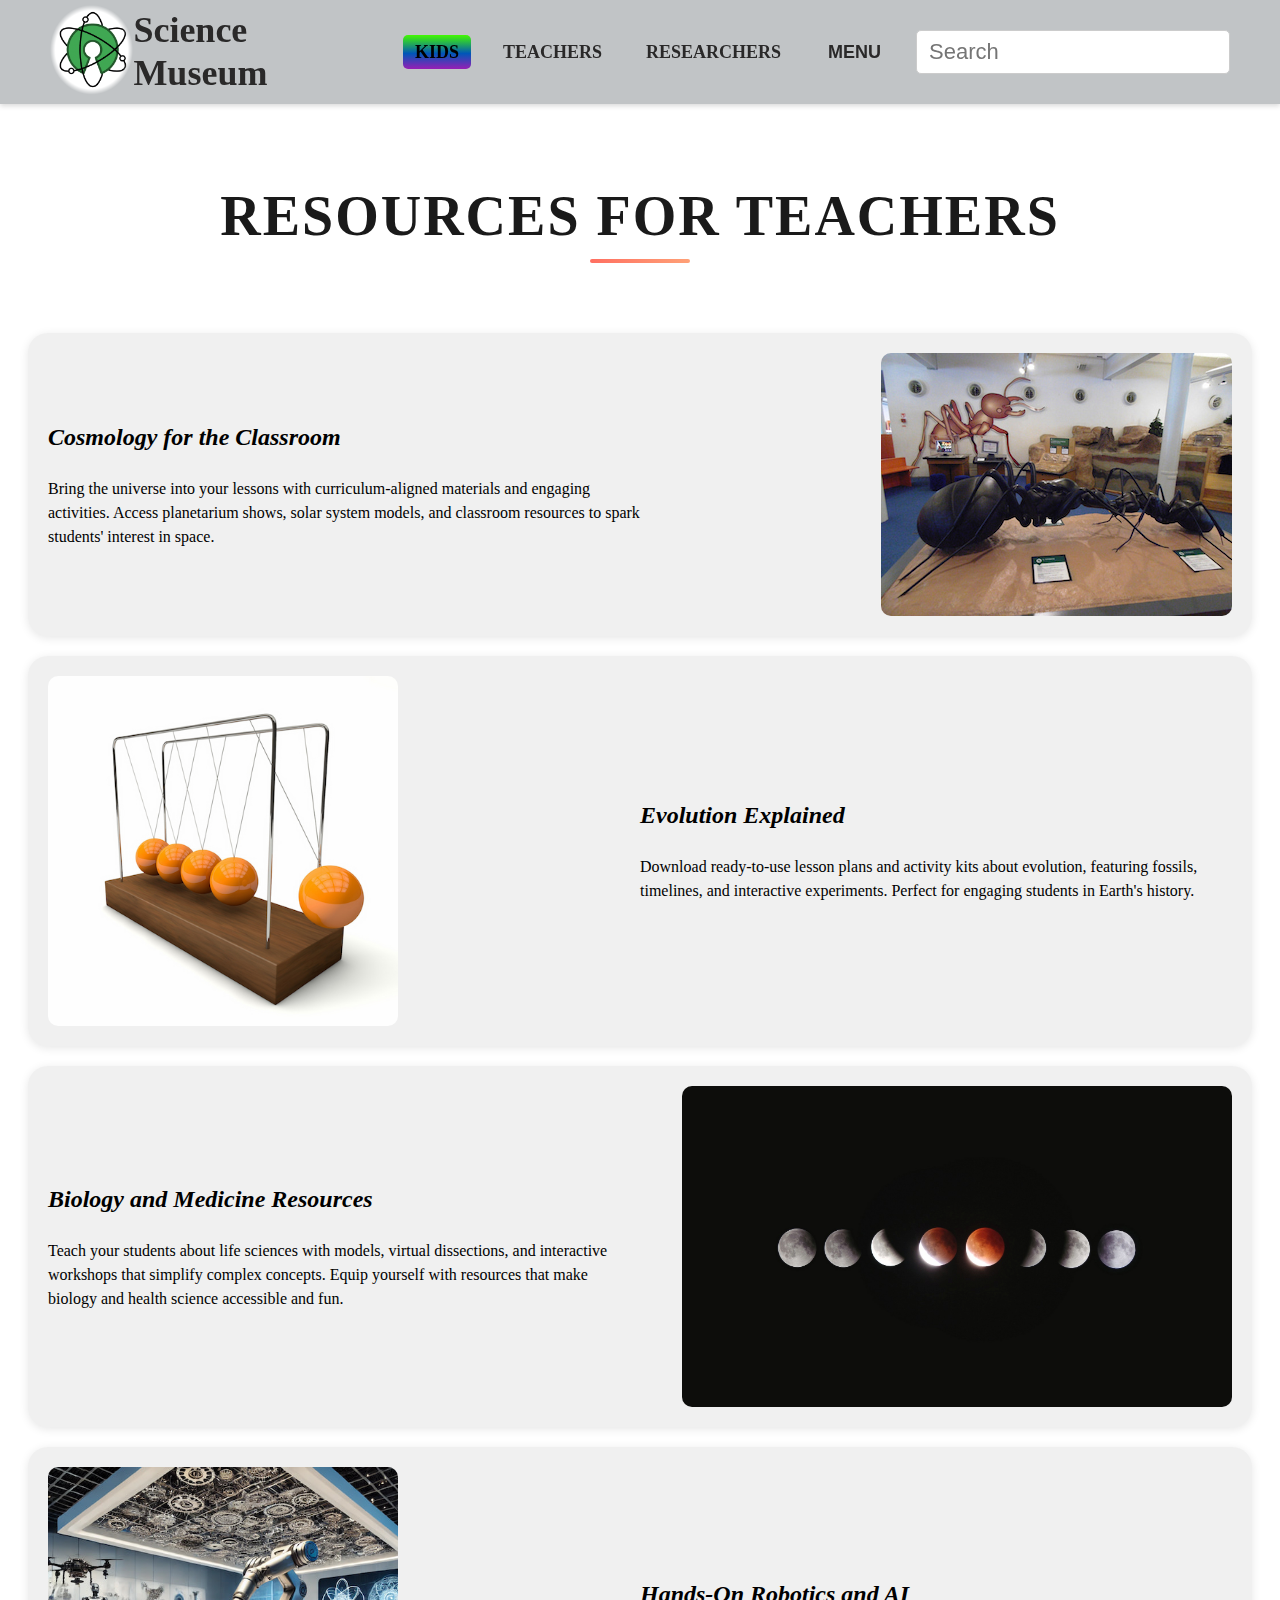
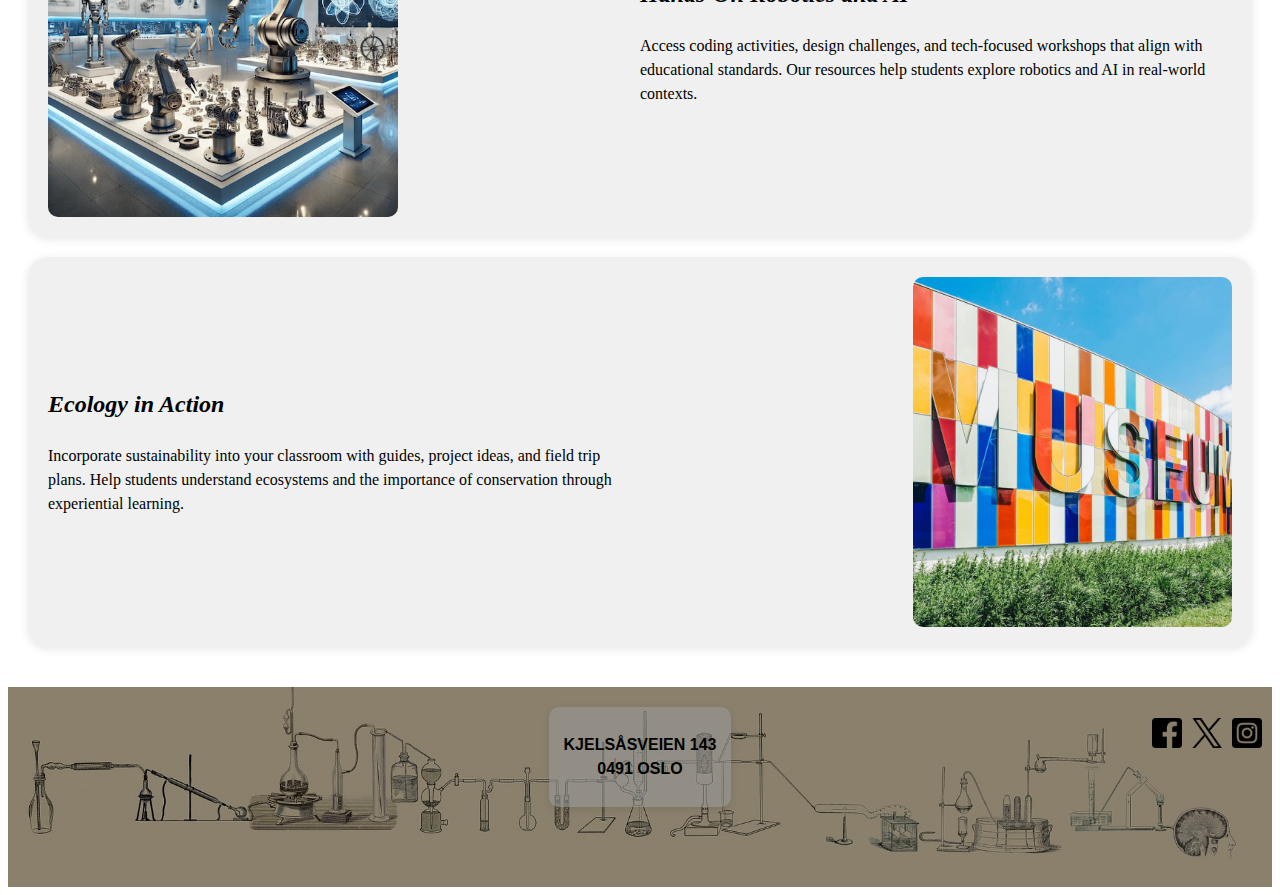
<file: CA-desember/teacher.html>
<!DOCTYPE html>
<html lang="en">
    <head>
        <!-- add meta -->
       
        <meta charset="UTF-8">
        <meta name="viewport" content="width=device-width, initial-scale=1.0">
        <meta name="keywords" content="Science, Museum, gift, shop, teaching, learning">
        <meta name="author" content="Kristoffer Simonsen Haugland">
      <!-- icon displayed in the browser tab -->
        <link rel="icon" href="./assets/favicon.ico" type="image/x-icon">
    
    
        <link rel="stylesheet" href="head.css">
        <link rel="stylesheet" href="main.css">
        <link rel="stylesheet" href="footer.css">
        <link rel="stylesheet" href="media.main.css">


    <title>Teachers Section</title>
</head>

<body>
    <!-- start fo header should be the same in every html file -->
    <header>
        <div class="logo-container">
            <a href="index.html"><img src="./assets/science-logo1.png" alt="Museum Science Logo" class="logo"></a>
        </div>
        <h2 class="site-title">Science<br>Museum</h1>
        <!-- this should be added in the droppdown on 1072px -->
        <nav class="navbar">
            <a href="kids.html" class="nav-link-kids">KIDS</a>
            <a href="teacher.html" class="nav-link">TEACHERS</a>
            <a href="researcher.html" class="nav-link">RESEARCHERS</a>
            <!-- droppdown button  -->
            <div class="dropdown">
                <button class="dropbtn">MENU</button>
                <ul class="dropdown-content">
                    <li><a href="kids.html">KIDS</a></li>
                    <li><a href="teacher.html">TEACHERS</a></li>
                    <li><a href="researcher.html">RESEARCHERS</a></li>
                    <li><a href="shop.html">SHOP</a></li>
                    <li><a href="hours.html">OPENING HOURS</a></li>
                    <li><a href="about.html">ABOUT</a></li>
                </ul>
            </div>
            <input class="search" id="search" name="search" placeholder="Search">
        </nav>
    </header>
<!-- end of headder cmd+c cmd+v -->

    <main>
        <!-- container 1 -->
        <h1 class="page-title">Resources for Teachers</h1>
        <section class="content-section">
            <div class="content">
                <h2>Cosmology for the Classroom</h2>
                <p>
                    Bring the universe into your lessons with curriculum-aligned materials and engaging activities. Access planetarium shows, solar system models, and classroom resources to spark students' interest in space.
                </p>
            </div>
            <img src="./assets/tea1.jpg" alt="big ant">
        </section>

        <!-- container 2 -->

        <section class="content-section">
            <div class="content">
                <h2>Evolution Explained</h2>
                <p>
                    Download ready-to-use lesson plans and activity kits about evolution, featuring fossils, timelines, and interactive experiments. Perfect for engaging students in Earth's history.
                </p>
            </div>
            <img src="./assets/tea2.jpg" alt="Newtons vugge">
        </section>

        <!-- container 3 -->

        <section class="content-section">
            <div class="content">
                <h2>Biology and Medicine Resources</h2>
                <p>
                    Teach your students about life sciences with models, virtual dissections, and interactive workshops that simplify complex concepts. Equip yourself with resources that make biology and health science accessible and fun.
                </p>
            </div>
            <img src="./assets/tea3.jpg" alt="planetrey movements">
        </section>


        <!-- container 4 -->

        <section class="content-section">
            <div class="content">
                <h2>Hands-On Robotics and AI</h2>
                <p>
                    Access coding activities, design challenges, and tech-focused workshops that align with educational standards. Our resources help students explore robotics and AI in real-world contexts.
                </p>
            </div>
            <img src="./assets/tea4.jpg" alt="Robotics and AI exhibit">
        </section>


        <!-- container 5 -->

        <section class="content-section">
            <div class="content">
                <h2>Ecology in Action</h2>
                <p>
                    Incorporate sustainability into your classroom with guides, project ideas, and field trip plans. Help students understand ecosystems and the importance of conservation through experiential learning.
                </p>
            </div>
            <img src="./assets/tea5.jpg" alt="museum wall">
        </section>
    </main>

<!-- footer styling in footer.css -->
<footer>
    <div class="textbox">
        <a href="https://www.google.com/maps" target="_blank" rel="noopener noreferrer">
            <p>KJELSÅSVEIEN 143 <br> 0491 OSLO</p>
        </a>
    </div>
    
    <div class="social-links">
        <a href="https://www.facebook.com" target="_blank">
            <img src="./assets/fb-icon.png" alt="Facebook logo" class="facebook">
        </a>
        <a href="https://x.com/" target="_blank">
            <img src="./assets/x-icon1.png" alt="X logo" class="x">
        </a>
        <a href="https://www.instagram.com" target="_blank">
            <img src="./assets/ins-icon.png" alt="Instagram logo" class="instagram">
        </a>
    </div>
</footer>
</body>
</html>
</file>
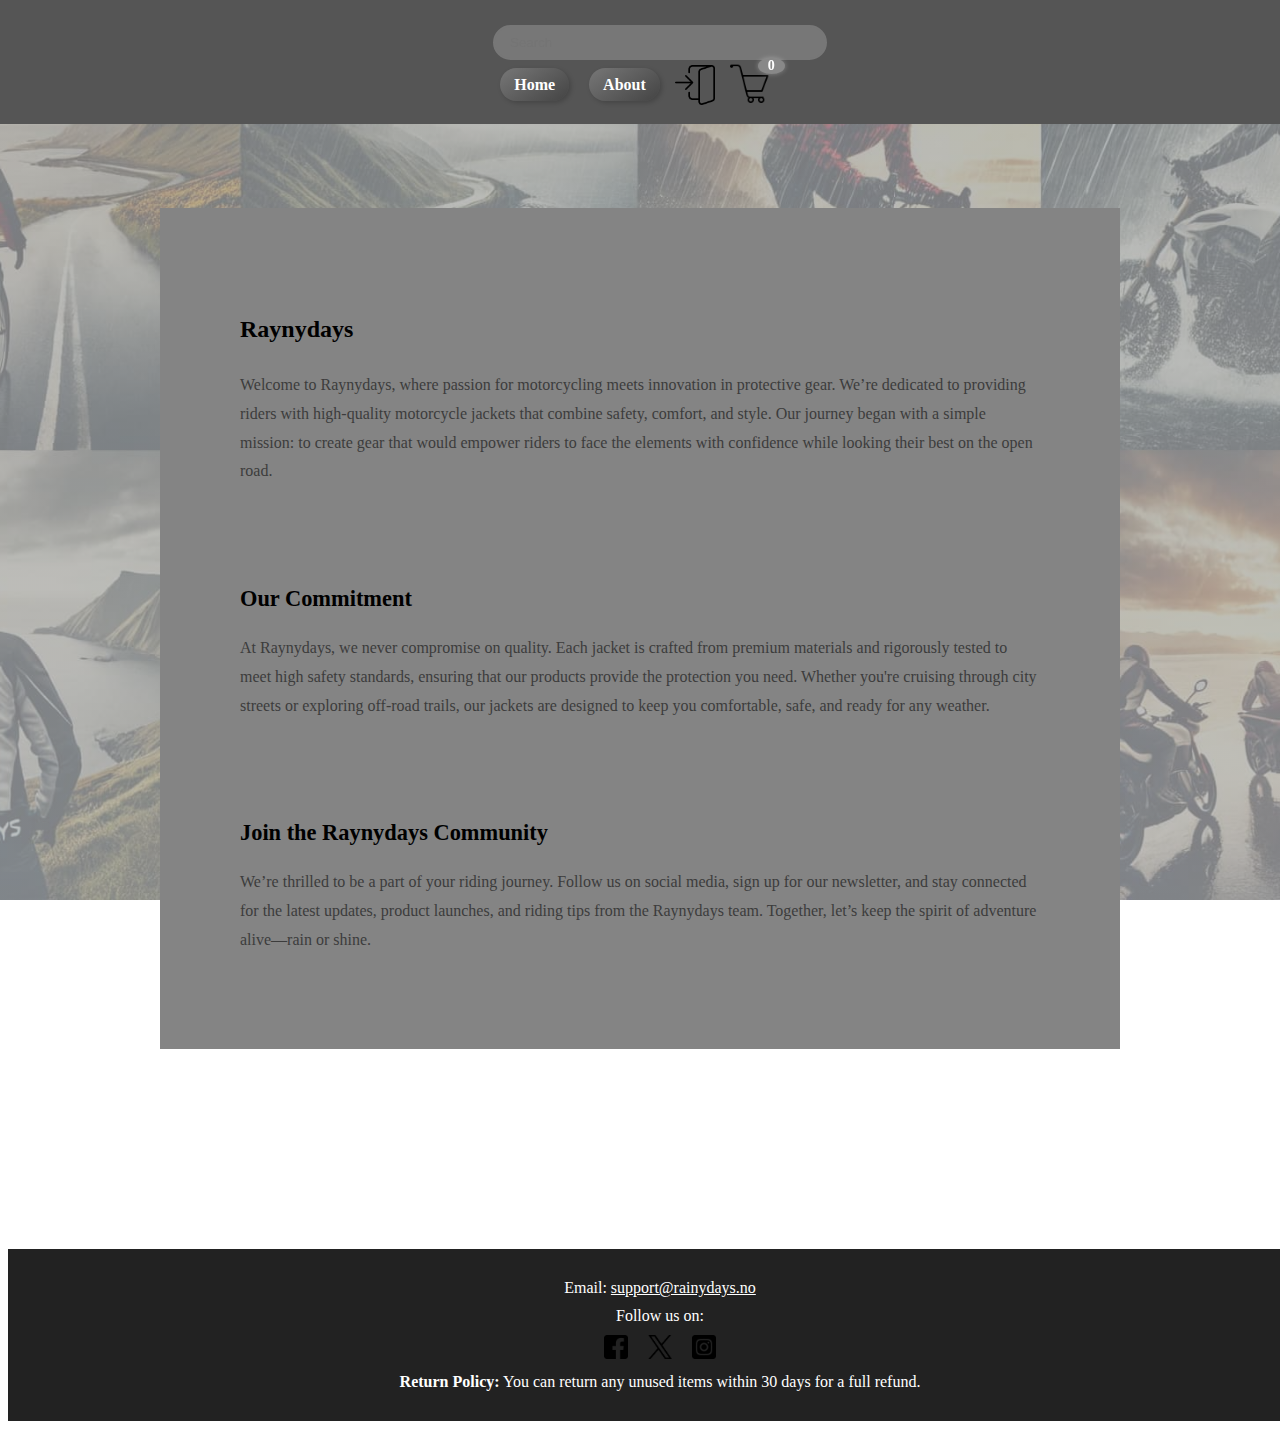
<file: Rainydays/about.html>
<!DOCTYPE html>
<html lang="en">
<head>
    <meta charset="UTF-8">
    <meta name="description" content="motorcycle jacket shop">
    <meta name="viewport" content="width=device-width, initial-scale=1.0">
    <meta name="keyword" content="motorcycle jacket, jacket, motorcycle">
    <meta name="author" content="Kristoffer Simonsen Haugland">
    <title>About</title>

    <link rel="icon" href="./assets/images/racing-helmet.png" type="image/x-icon">


    <link rel="stylesheet" href="./assets/css/about.css">
    <link rel="stylesheet" href="./assets/css/head.css">
    <link rel="stylesheet" href="./assets/css/footer.css">
    <link rel="stylesheet" href="./assets/css/media.css">


    <script src="./cart.js" defer></script>
    <script src="login.js" defer></script>






</head>
<body>
    <header>
        <div class="nav-container">
            <div class="logo">
                <a href="./index.html">
                    <img src="./assets/images/RainyDays_Logo.png" alt="Rainydays Logo">
                </a>
            </div>

            <div class="search-container">
                <input type="text" class="search" id="search" name="search" placeholder="Search">
            </div>

            <div class="nav-right">
                <ul class="navbar">
                    <li><a href="./index.html">Home</a></li>
                    <li><a href="./about.html">About</a></li>
                </ul>
                <div class="login">
                    <a href="./login.html" class="login-link">
                        <img src="./assets/images/log-in.png" class="login-icon" alt="Login">
                    </a>
                </div>
                <div class="cart-container">
                    <a href="./cart.html" class="cart-link">
                        <img src="./assets/images/cart_icon.png" class="cart-icon" alt="Cart">
                        <span id="cart-count" class="cart-badge">0</span>
                    </a>
                </div>
            </div>
        </div>
    </header>
<!--about page info.-->
    <section class="about-us">
        <h2>Raynydays</h2>
        
        <p>Welcome to Raynydays, where passion for motorcycling meets innovation in protective gear. We’re dedicated to providing riders with high-quality motorcycle jackets that combine safety, comfort, and style. Our journey began with a simple mission: to create gear that would empower riders to face the elements with confidence while looking their best on the open road.</p>
        
    
    
        <div class="section">
            <h3>Our Commitment</h3>
            <p>At Raynydays, we never compromise on quality. Each jacket is crafted from premium materials and rigorously tested to meet high safety standards, ensuring that our products provide the protection you need. Whether you're cruising through city streets or exploring off-road trails, our jackets are designed to keep you comfortable, safe, and ready for any weather.</p>
        </div>
    
        
    
        <div class="section">
            <h3>Join the Raynydays Community</h3>
            <p>We’re thrilled to be a part of your riding journey. Follow us on social media, sign up for our newsletter, and stay connected for the latest updates, product launches, and riding tips from the Raynydays team. Together, let’s keep the spirit of adventure alive—rain or shine.</p>
        </div>
    
    </section>
    

    <footer>
        <div class="footer-info">
            <p>Email: <u>support@rainydays.no</u></p>
            <p>Follow us on:</p>
            
            <div class="social-links">
                <a href="https://www.facebook.com/?locale=nb_NO" target="_blank">
                    <img src="./assets/images/fb-icon.png" alt="Facebook logo" class="facebook">
                </a>
                <a href="https://x.com/?lang=nb" target="_blank">
                    <img src="./assets/images/x-icon.png" alt="X logo" class="x">
                </a>
                <a href="https://www.instagram.com/reels/DBcUUuGyzEm/" target="_blank">
                    <img src="./assets/images/ins-icon.png" alt="Instagram logo" class="instagram">
                </a>
            </div>
    
            <p><strong>Return Policy:</strong> You can return any unused items within 30 days for a full refund.</p>
        </div>
    </footer>

</body>
</html>
</file>
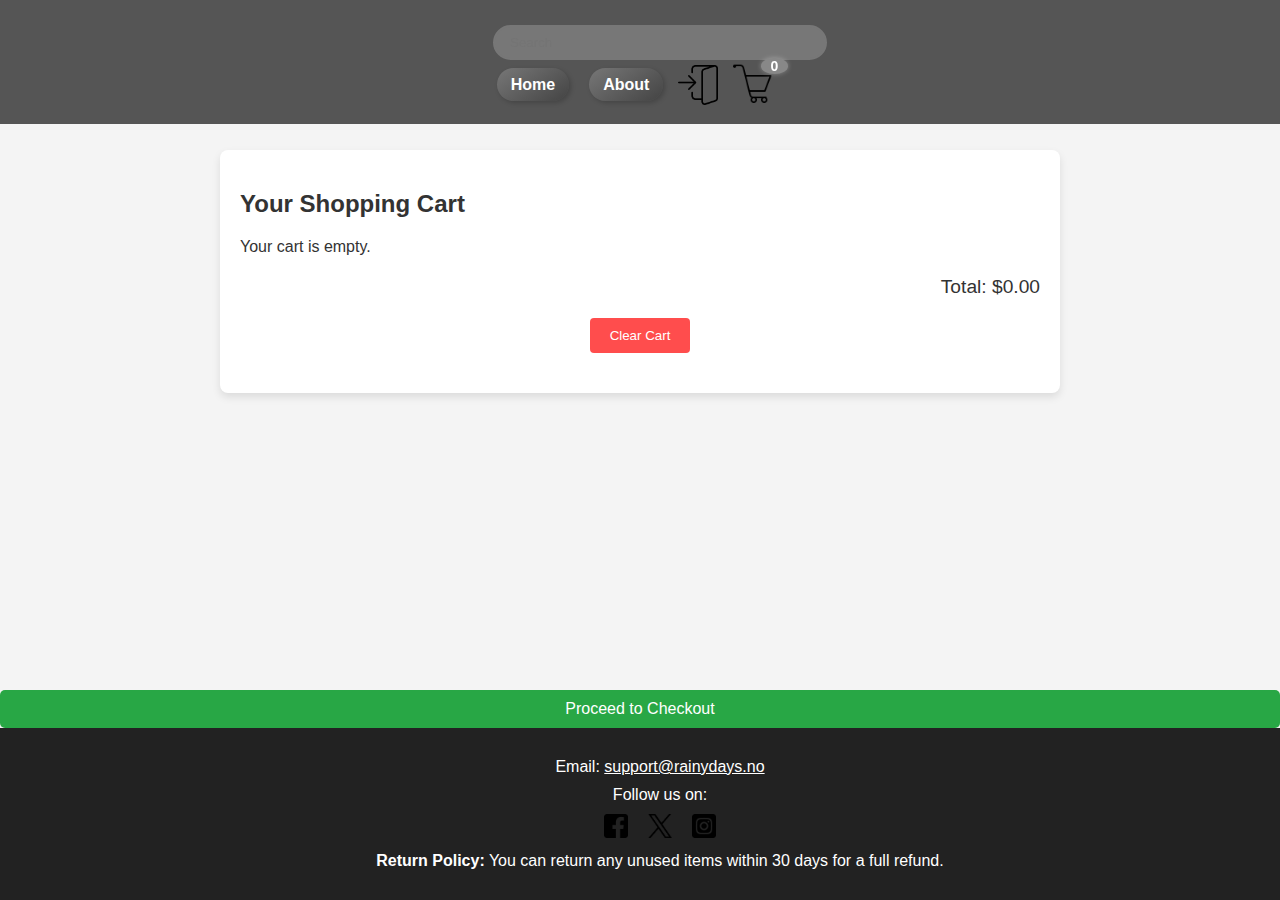
<file: Rainydays/cart.html>
<!DOCTYPE html>
<html lang="en">
<head>
    <meta charset="UTF-8">
    <meta name="description" content="motorcycle jacket shop">
    <meta name="viewport" content="width=device-width, initial-scale=1.0">
    <meta name="keyword" content="motorcycle jacket, jacket, motorcycle">
    <meta name="author" content="Kristoffer Simonsen Haugland">
    <title>Shopping Cart</title>

    <link rel="icon" href="./assets/images/racing-helmet.png" type="image/x-icon">


    <link rel="stylesheet" href="./assets/css/cart.css">
    <link rel="stylesheet" href="./assets/css/head.css">
    <link rel="stylesheet" href="./assets/css/footer.css">
    <link rel="stylesheet" href="./assets/css/media.css">

    
    <script src="./cart.js" defer></script> 


</head>



<body>
    <header>
        <div class="nav-container">
            <div class="logo">
                <a href="./index.html">
                    <img src="./assets/images/RainyDays_Logo.png" alt="Rainydays Logo">
                </a>
            </div>

            <div class="search-container">
                <input type="text" class="search" id="search" name="search" placeholder="Search">
            </div>

            <div class="nav-right">
                <ul class="navbar">
                    <li><a href="./index.html">Home</a></li>
                    <li><a href="./about.html">About</a></li>
                </ul>
                <div class="login">
                    <a href="./login.html" class="login-link">
                        <img src="./assets/images/log-in.png" class="login-icon" alt="Login">
                    </a>
                </div>
                <div class="cart-container">
                    <a href="./cart.html" class="cart-link">
                        <img src="./assets/images/cart_icon.png" class="cart-icon" alt="Cart">
                        <span id="cart-count" class="cart-badge">0</span>
                    </a>
                </div>
            </div>
        </div>
    </header>



    <main>
        <div class="container">
            <h2>Your Shopping Cart</h2>
            <ul id="cart-items"></ul>
            <div id="cart-total">
                <p>Total: <span id="total-amount">$0.00</span></p>
            </div>
            <button id="clear-cart">Clear Cart</button>
        </div>
    </main>



    <button id="checkout-button" class="checkout-btn">Proceed to Checkout</button>


    <div class="checkout-container">
        <h2>Checkout Information</h2>
    
        <label for="name">Full Name:</label>
        <input type="text" id="name" placeholder="" required>
    
        <label for="email">Email:</label>
        <input type="email" id="email" placeholder="example@email.com" required>
    
        <label for="phone">Phone Number:</label>
        <input type="tel" id="phone" placeholder="1234-5678" required>
    
        <label for="address">Address:</label>
        <input type="text" id="address" placeholder="Street, City, ZIP Code" required>
    
        <label for="card-number">Card Number:</label>
        <input type="text" id="card-number" placeholder="1234 5678 9012 3456" maxlength="19" required>
    
        <!-- Expiration Date & CVV Side by Side -->
        <div class="card-details">
            <div class="card-expiry">
                <label for="expiry-date">Expiration Date (MM/YY):</label>
                <input type="text" id="expiry-date" placeholder="MM/YY" maxlength="5" required>
            </div>
            <div class="card-cvv">
                <label for="cvv">CVV:</label>
                <input type="text" id="cvv" placeholder="123" maxlength="3" required>
            </div>
        </div>
    
        <button id="complete-purchase">Complete Purchase</button>
    </div>
            
    <div id="blur-overlay"></div>

  <!-- Confirmation Message (Hidden Initially) -->
<div id="confirmation-box">
    <h1>&#128512</h1>
    <h2>Order Confirmed!</h2>
    <p>Thank you for your purchase! A confirmation email has been sent.</p>
    <button id="close-confirmation">Close</button>
</div>



    <footer>
        <div class="footer-info">
            <p>Email: <u>support@rainydays.no</u></p>
            <p>Follow us on:</p>
            <div class="social-links">
                <a href="https://www.facebook.com/?locale=nb_NO" target="_blank">
                    <img src="./assets/images/fb-icon.png" alt="Facebook logo" class="facebook">
                </a>
                <a href="https://x.com/?lang=nb" target="_blank">
                    <img src="./assets/images/x-icon.png" alt="X logo" class="x">
                </a>
                <a href="https://www.instagram.com/reels/DBcUUuGyzEm/" target="_blank">
                    <img src="./assets/images/ins-icon.png" alt="Instagram logo" class="instagram">
                </a>
            </div>
            <p><strong>Return Policy:</strong> You can return any unused items within 30 days for a full refund.</p>
        </div>
    </footer>
</body>
</html>
</file>
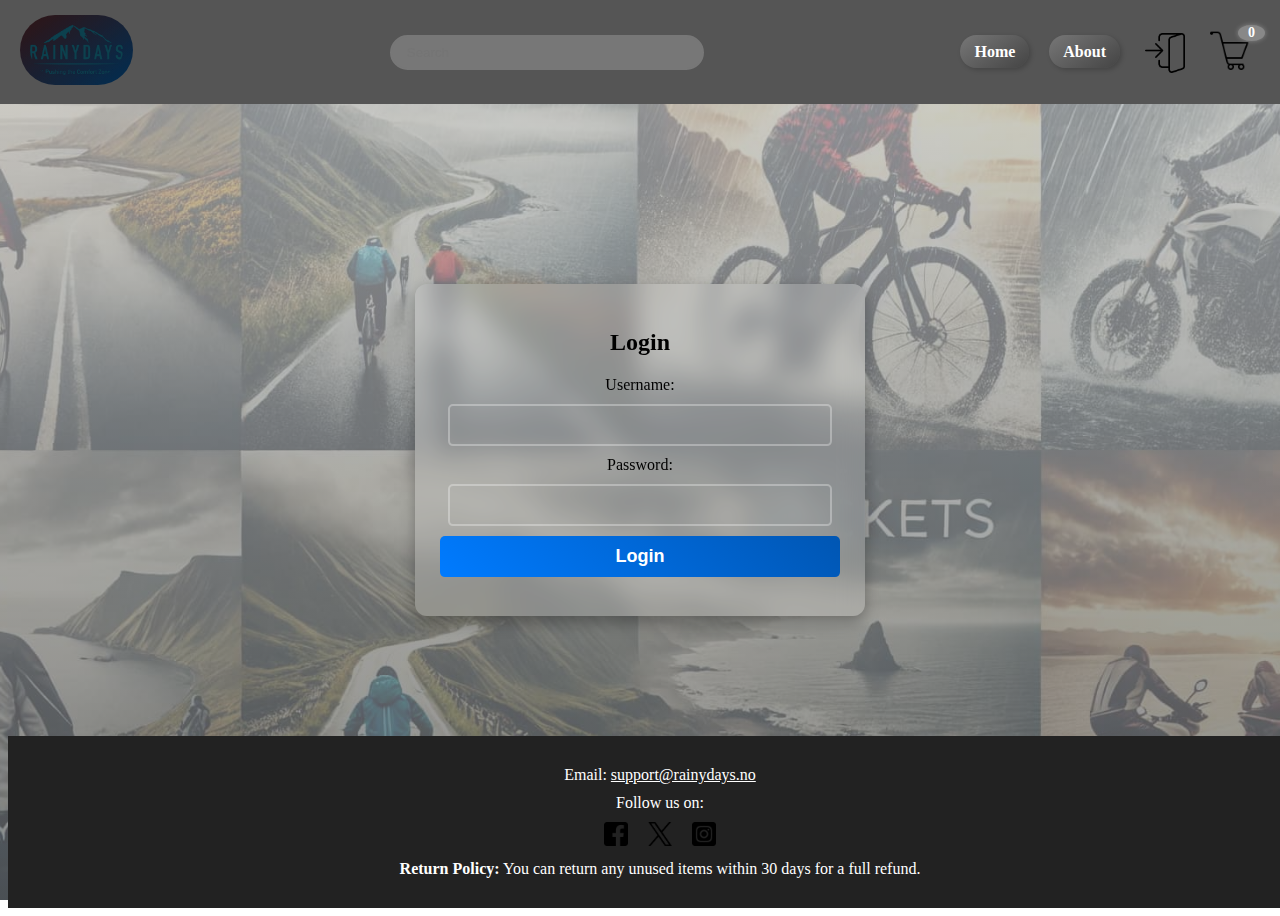
<file: Rainydays/login.html>
<!DOCTYPE html>
<html lang="en">
<head>
    <meta charset="UTF-8">
    <meta name="description" content="motorcycle jacket shop">
    <meta name="viewport" content="width=device-width, initial-scale=1.0">
    <meta name="keyword" content="motorcycle jacket, jacket, motorcycle">
    <meta name="author" content="Kristoffer Simonsen Haugland">
    <title>About</title>

    <link rel="icon" href="./assets/images/racing-helmet.png" type="image/x-icon">


    <link rel="stylesheet" href="./assets/css/head.css">
    <link rel="stylesheet" href="./assets/css/footer.css">
    <!-- <link rel="stylesheet" href="./assets/css/media.css"> -->
    <link rel="stylesheet" href="./assets/css/login.css">


    <script src="./cart.js" defer></script>
    <script src="./loggin.js" defer></script>






</head>
<body>
    <header>
        <div class="nav-container">
            <div class="logo">
                <a href="./index.html">
                    <img src="./assets/images/RainyDays_Logo.png" alt="Rainydays Logo">
                </a>
            </div>

            <div class="search-container">
                <input type="text" class="search" id="search" name="search" placeholder="Search">
            </div>

            <div class="nav-right">
                <ul class="navbar">
                    <li><a href="./index.html">Home</a></li>
                    <li><a href="./about.html">About</a></li>
                </ul>
                <div class="login">
                    <a href="./login.html" class="login-link">
                        <img src="./assets/images/log-in.png" class="login-icon" alt="Login">
                    </a>
                </div>
                <div class="cart-container">
                    <a href="./cart.html" class="cart-link">
                        <img src="./assets/images/cart_icon.png" class="cart-icon" alt="Cart">
                        <span id="cart-count" class="cart-badge">0</span>
                    </a>
                </div>
            </div>
        </div>
    </header>

    <main>
        <form id="login-form">
            <h2>Login</h2>
            <label for="username">Username:</label>
            <input type="text" id="username" required>

            <label for="password">Password:</label>
            <input type="password" id="password" required>

            <button type="submit">Login</button>
            <p id="login-error" style="color: red;"></p>
        </form>
    </main>


    
    <footer>
        <div class="footer-info">
            <p>Email: <u>support@rainydays.no</u></p>
            <p>Follow us on:</p>
            
            <div class="social-links">
                <a href="https://www.facebook.com/?locale=nb_NO" target="_blank">
                    <img src="./assets/images/fb-icon.png" alt="Facebook logo" class="facebook">
                </a>
                <a href="https://x.com/?lang=nb" target="_blank">
                    <img src="./assets/images/x-icon.png" alt="X logo" class="x">
                </a>
                <a href="https://www.instagram.com/reels/DBcUUuGyzEm/" target="_blank">
                    <img src="./assets/images/ins-icon.png" alt="Instagram logo" class="instagram">
                </a>
            </div>
    
            <p><strong>Return Policy:</strong> You can return any unused items within 30 days for a full refund.</p>
        </div>
    </footer>

</body>
</html>
</file>
<file: CA-desember/head.css>
header {
    background-color: #c1c4c6;
    padding: 5px 50px;
    display: flex;
    align-items: center;
    justify-content: space-between;
    position: fixed;
    top: 0;
    left: 0;
    right: 0;
    box-shadow: 0 2px 5px rgba(0, 0, 0, 0.15);
    z-index: 1000;
}



.logo-container {
    display: flex;
    align-items: center;
    gap: 20px;
    
}


.logo {
    max-height: 90px;

}


.site-title {
    font-size: 36px; 
    font-weight: bold;
    line-height: 1.2;
    color: #2a2929; 
    margin: 0;
    text-align: left;
}


.site-title br {
    display: block;
}


.navbar {
    display: flex;
    align-items: center;
    gap: 20px;
    flex-grow: 1;
    justify-content: flex-end;
}






.navbar .nav-link {
    text-decoration: none;
    color: #2a2929;
    font-size: 18px;
    font-weight: bold;
    padding: 8px 12px;
    transition: transform 0.2s, color 0.2s;
    display: inline-block;
}


.navbar .nav-link-kids {
    background: linear-gradient(
        180deg,
        rgb(66.35, 248.8, 0) 0%,
        rgb(0, 85.86, 183.99) 54.5%,
        rgb(150.82, 30.89, 180.8) 100%
    );
    border-radius: 5px; 
    padding: 8px 12px; 
    text-decoration: none; 
    color: black;
    font-size: 18px; 
    font-weight: bold; 
    display: inline-block; 
    text-align: center; 
    line-height: 1; 
    transition: transform 0.2s ease, background 0.3s ease;
    height: auto; 
    width: auto; 
}


.navbar .nav-link-kids:hover {
    background: linear-gradient(
        180deg,
        rgb(24.74, 91.73, 0.38) 0%,
        rgb(0, 50.66, 108.55) 54.5%,
        rgb(75.71, 15.87, 90.67) 100%
    );
    transform: scale(1.05); 
}


.navbar .nav-link:hover {
    transform: scale(1.1);
    color: #202020;
}


.dropdown {
    position: relative;
    display: inline-block;
}


.dropdown .dropbtn {
    background: none;
    text-decoration: none;
    font-size: 18px;
    font-weight: bold;
    color: #2a2929;
    padding: 10px 15px;
    border-radius: 5px;
    border: none;
    cursor: pointer;
    transition: background 0.3s, transform 0.2s;
    display: inline-block;
    text-align: center;
}


.dropdown .dropbtn:hover {
   
    color: #202020; 
    transform: scale(1.05); 
}


.dropdown-content {
    display: none; 
    position: absolute;
    top: 100%; 
    left: 0;
    background-color: white;
    border: 1px solid #ddd;
    min-width: 250PX;
    box-shadow: 0 8px 16px rgba(0, 0, 0, 0.2);
    z-index: 1;
    list-style: none;
    padding: 0;
    margin: 0;
  
}


.dropdown-content li {
    margin: 0;
    list-style: none;

}


.dropdown-content li a {
    color: #2a2929;
    padding: 12px 16px;
    text-decoration: none;
    display: block;
    font-size: 22px;
    
}


.dropdown-content li a:hover {
    background-color: #f0f0f0;
    
   
}


.dropdown:hover .dropdown-content {
    display: block;
    
}


input#search {
    font-size: 22px;
    padding: 8px 12px;
    border-radius: 5px;
    border: 1px solid #ccc;
    outline: none;
}


main {
    margin-top: 80px;
    padding: 20px;
}


.page-title {
    font-size: 56px; 
    font-weight: 700;
    color: #1a1a1a; 
    text-align: center;
    margin: 80px 0;
    line-height: 1.3;
    font-family: 'Georgia', serif; 
    text-transform: uppercase;
    letter-spacing: 2px; 
    position: relative; 
}


.page-title::after {
    content: '';
    position: absolute;
    bottom: -10px; 
    left: 50%;
    transform: translateX(-50%);
    width: 100px; 
    height: 4px; 
    background: linear-gradient(to right, #ff6f61, #ffa177); 
    border-radius: 5px; 

}


@media (max-width: 1072px) {
    .navbar .nav-link {
        display: none;
    }

    .navbar .dropbtn {
        display: block; 
    }
    .page-title {
        font-size: 32px; 
        margin: 15px 0;
    }
    .site-title {
        font-size: 20px;
    }
    
}

@media (max-width: 636px) {
    .navbar .nav-link-kids {
        display: none;
    }
}


@media (max-width: 425px) {
    input#search {
        max-width: 100px;
    }
}
</file>
<file: CA-desember/footer.css>
footer {


    position: relative;
    width: 100%;
    height: 200px; 
    overflow: hidden; 
    background-image: url('./assets/footerImg.jpg');
    background-size: cover; 
    background-position: center; 
    background-repeat: no-repeat; 
    z-index: 0;


}

.textbox {

    display: flex;
    justify-content: center; 
    align-items: center; 
    text-align: center;
    margin: 20px auto; 
    padding: 5px 10px;
    background-color: rgba(255, 255, 255, 0.564); 
    border-radius: 10px;
    box-shadow: 0 2px 8px rgba(0, 0, 0, 0.1);
    max-width: fit-content;
}

.textbox a {

    text-decoration: none; 
    color: inherit; 
    font-family: Arial, sans-serif;
    font-size: 16px;
    font-weight: bold;
    line-height: 1.5;
    margin: 5px; 


}





footer::after {

    content: "";
    position: absolute;
    top: 0;
    left: 0;
    width: 100%;
    height: 100%;
    background-color: rgba(0, 0, 0, 0.4); 
    z-index: 1; 


} 


.social-links {


    position: absolute;
    bottom: 135px;
    right: 10px; 
    display: flex;
    flex-direction: row; 
    align-items: center; 
    gap: 10px; 
    z-index: 2; 

}

.social-links a img {


    width: 30px; 
    height: auto;
    cursor: pointer; 
    transition: transform 0.3s ease; 
    opacity: 1; 
}



.social-links a img:hover {
    transform: scale(1.1); 
}
</file>
<file: CA-desember/index.css>
.content-section-link {
    text-decoration: none; 

    color: inherit; 
}



.content-section {
    display: flex;
    align-items: center;
    justify-content: space-between;
    background-color: #f0f0f0; 
    border-radius: 20px;
    margin: 20px 0;
    padding: 20px;
    box-shadow: 0 2px 10px rgba(0, 0, 0, 0.1);
    transition: transform 0.3s ease, box-shadow 0.3s ease;

}




.content-section:hover {
    transform: scale(1.02); 
    box-shadow: 0 4px 15px rgba(0, 0, 0, 0.2); 
}



.content-section img {
    max-height: 350px;
    border-radius: 10px;
}



.content {
    max-width: 50%;
    display: flex;
    flex-direction: column;
    justify-content: center;

}




.content h2 {
    font-size: 24px;
    font-style: italic;
    margin-bottom: 10px;

}


.content p {
    font-size: 16px;
    line-height: 1.5;
    
}


@media screen and (max-width: 768px) {
    .content-section {
        flex-direction: column !important; 
        text-align: center;
    }

    .content-section img {
        max-width: 80%;
        margin-bottom: 15px;
    }

    .content {
        max-width: 100%;
    }
}
</file>
<file: Rainydays/assets/css/index.css>
body {
    padding-top: 80px;
    display: flex;
    flex-direction: column;
    min-height: 100vh; 
    background: linear-gradient(rgba(162, 162, 162, 0.75), rgba(171, 171, 171, 0.75)), 

                url("../images/mainBackGound.jpg") center/cover no-repeat; 
                background-attachment: fixed; 
}


main {
    flex: 1; 
}



.parallax {
    background-image: url("../images/main_page.jpg"); 
    min-height: 500px;
    background-attachment: fixed;
    background-position: center;
    background-repeat: no-repeat;
    background-size: cover;
}



.container {
    max-width: 1800px;
    
    margin: 100px auto;
    padding: 20px;
    display: grid;
    grid-template-columns: repeat(auto-fit, minmax(450px, 1fr));
    gap: 30px;
    justify-content: center;
} 

.jacket-item {
    position: relative;
    overflow: hidden;
    border-radius: 8px;
    height: 600px; 
    width: 100%; 
    background-size: cover;
    background-position: center;
    transition: transform 0.3s ease-in-out, opacity 0.3s ease-in-out;
    display: flex;
    flex-direction: column;
    justify-content: space-between;
    align-items: center;
    border: none;
    text-align: center;
    box-shadow: none;
    opacity: 1;
}

.jacket-item img {
    width: 100%;
    height: 480px;
    object-fit: cover;
    display: block;
}

.jacket-item:hover {
    transform: scale(1.08); 
    opacity: 1;
}


.text-container {
    position: absolute;
    bottom: 0;
    width: 100%;
    background-color: #848484;
    color: white;
    padding: 10px;
    opacity: 1; 
}




.jacket-item:hover .text-container {
    opacity: 1;
}

.text-container h3 {
    font-size: 1.2em;
    font-weight: bold;
    margin: 5px 0;
}

.text-container p {
    font-size: 0.9em;
    margin: 5px 0;
}

.text-container h2 {
    font-size: 1.2em;
    font-weight: bold;
    color: #000000;
    margin: 5px 0;
}



.pagination {
    background-color: #8c8c8c;
    display: flex;
    justify-content: center; 
    align-items: center;
    gap: 10px;
    padding: 10px;
    width: 100%;
    position: relative;
    margin-top: 20px; 
    
}

.pagination button {
    background: linear-gradient(145deg, #281010, #002645);     color: white;
    border: none;
    padding: 8px 12px;
    cursor: pointer;
    border-radius: 5px;
    transition: background-color 0.3s ease;
}

.pagination button:disabled {
    background-color: gray;
    cursor: not-allowed;
}

.page-number {
    font-size: 18px;
    font-weight: bold;
}


.delivery-info {
    max-width: 800px;
    margin: 40px auto; 
    background-color: #8c8c8c;
    padding: 20px;
    border-radius: 8px;
    box-shadow: 0 2px 10px rgba(0, 0, 0, 0.1); 
    text-align: center; 
}

.delivery-info h2 {
    font-size: 1.8em;
    font-weight: bold;
    margin-bottom: 15px;
    color: #333; 
}

.delivery-info p {
    font-size: 1.1em;
    color: #555;
    line-height: 1.6;
    margin-bottom: 10px;
}

.delivery-info ul {
    list-style-type: none; 
    padding: 0;
}

.delivery-info li {
    font-size: 1em;
    color: #444;
    padding: 8px 0;
    border-bottom: 1px solid #ddd;
}

.delivery-info li:last-child {
    border-bottom: none; 
}
</file>
<file: Rainydays/assets/css/head.css>
header {
    position: fixed;
    top: 0;
    left: 0;
    width: 100%;
    z-index: 1000;
    background-color: #555; 
    padding: 0px 0;
}

.nav-container {
    display: flex;
    align-items: center;
    justify-content: space-between;
    background: #555; 
    padding: 15px 20px;
    width: 100%;
}

.logo img {
    height: 50px;
    filter: brightness(1.2); 
    background: linear-gradient(145deg, #281010, #002645); 
    padding: 10px;
    border-radius: 90px;
}

.logo img:hover{
    transform: scale(1.1);
}

.search-container {
    flex-grow: 1; 
    display: flex;
    justify-content: center;
}

.search {
    width: 280px;
    border: 2px solid #777;
    border-radius: 20px;
    padding: 8px 15px;
    transition: all 0.3s ease;
    background: rgba(255, 255, 255, 0.2);
    backdrop-filter: blur(5px);
    color: white;
}

.search:focus {
    border: 2px solid #aaa;
    box-shadow: 0px 0px 10px rgba(255, 255, 255, 0.5);
}

.nav-right {
    display: flex;
    align-items: center;
    gap: 25px; 
}

.navbar {
    list-style: none;
    display: flex;
    gap: 20px;
    margin: 0;
    padding: 0;
}

.navbar li {
    margin: 0;
}

.navbar a {
    color: rgb(255, 255, 255);
    text-decoration: none;
    font-weight: bold;
    padding: 8px 14px;
    border-radius: 50px;
    background: linear-gradient(145deg, #777, #444); 
    box-shadow: 2px 2px 5px rgba(0, 0, 0, 0.2);
    transition: all 0.3s ease;
}

.navbar a:hover {
    background: #aaa; 
    box-shadow: 0px 0px 10px rgba(255, 255, 255, 0.3);
    transform: scale(1.05);
}
.loggin {
    position: relative;
    display: flex;

}
.login-icon {
    width: 40px;
    transition: transform 0.3s ease;
    right: 50px;
    margin-top: 5px;
}

.cart-container {
    position: relative;
    display: flex;
    align-items: center;
    padding-right: 50px; 
}

.cart-icon {
    width: 40px;
    transition: transform 0.3s ease;
    right: 50px;
}

.cart-icon:hover {
    transform: scale(1.1);
}

.cart-badge {
    position: absolute;
    top: -5px;
    right: 35px;
    background: #888; 
    color: white;
    font-size: 14px;
    font-weight: bold;
    padding: 0 10px 0 10px;
    border-radius: 50%;
    text-align: center;
    box-shadow: 0 0 5px rgba(255, 255, 255, 0.3); 
    transition: transform 0.3s ease;
}
</file>
<file: Rainydays/assets/css/footer.css>
footer {
    text-align: center;
    background-color: #222;
    color: white;
    padding: 20px;
    width: 100%;
    position: relative; 
}




.footer-info p {
    margin: 10px 0;
}

.footer-info a {
    color: #ffcc00;
    text-decoration: none;
    transition: color 0.3s;
}

.footer-info a:hover {
    color: #ffcc00;
}

.social-links {
    display: flex;
    justify-content: center;
    gap: 20px;
    margin-top: 10px;
}

.social-links img {
    width: 24px; 
    height: 24px;
}
</file>
<file: Rainydays/assets/css/buttons.css>
.add-to-cart {
    background: linear-gradient(145deg, #281010, #002645); 
    color: white;
    border: none;
    padding: 12px 16px;
    font-size: 16px;
    font-weight: bold;
    text-transform: uppercase;
    border-radius: 5px;
    cursor: pointer;
    transition: all 0.3s ease-in-out;
    width: 100%;  
    margin-top: 10px;
}

.add-to-cart:hover {
    transform: scale(1.05); 
}

.add-to-cart:active {
    transform: scale(0.95); 
}

.size-selector {
    width: 100%;
    padding: 10px;
    font-size: 14px;
    font-weight: bold;
    border-radius: 5px;
    border: 1px solid #ccc;
    background-color: #f8f8f8;
    cursor: pointer;
    margin-top: 8px;
    transition: all 0.3s ease-in-out;
}

.size-selector:hover {
    border-color: #007bff; 
}

.size-selector:focus {
    outline: none;
    border-color: #0056b3; 
    background-color: #eaf2ff; 
}
</file>
<file: Rainydays/assets/css/media.css>
@media (max-width: 1415px) {
    .logo {
        display: none; 
    }

    .nav-container {
        flex-direction: column; 
        align-items: center;
    }

    .nav-right {
        display: flex;
        justify-content: center;
        gap: 15px;
        width: 100%;
    }

    .search-container {
        width: 100%; 
        display: flex;
        justify-content: center;
        margin-top: 10px;
    }

    .search-container input {
        width: 80%;
        max-width: 300px;
    }
}

@media (max-width: 1024px) {
    .container {
        grid-template-columns: repeat(auto-fit, minmax(250px, 1fr)); 
    }
}

@media (max-width: 600px) {
    .logo {
        display: none;
    }

    .nav-container {
        display: flex;
        flex-direction: row;
        justify-content: space-between;
        align-items: center;
        padding: 10px;
        width: 100%;
    }

    .nav-right {
        display: flex;
        flex-direction: row;
        justify-content: center;
        align-items: center;
        gap: 10px;
        width: 100%;
    }

    .navbar {
        display: flex;
        flex-direction: row;
        justify-content: center;
        gap: 15px;
        padding: 0;
    }

    .navbar li {
        list-style: none;
    }

    .navbar a {
        text-decoration: none;
        font-size: 14px;
        padding: 5px 10px;
    }

    .search-container {
        width: 100%;
        display: flex;
        justify-content: center;
        margin-top: 5px;
    }

    .search-container input {
        width: 80%;  
        max-width: 250px;
        padding: 6px;
        border-radius: 5px;
        border: 1px solid #ccc;
        text-align: center;
    }

    .cart-container {
        display: flex;
        align-items: center;
        justify-content: center;
    }

    .container {
        grid-template-columns: repeat(auto-fit, minmax(150px, 1fr));
    }
}
</file>
<file: CA-desember/about.css>
.about-section {
    display: flex;
    align-items: center;
    justify-content: space-between;
    gap: 20px;
    margin: 40px auto;
    max-width: 1200px;
    padding: 20px;
    background-color: #f0f0f0;
    border-radius: 15px;
    box-shadow: 0 4px 10px rgba(0, 0, 0, 0.1);

    
}




.about-text {
    flex: 1;
    font-family: 'Arial', sans-serif;
    color: #2a2929;
    line-height: 1.6;
}



.about-text h3 {
    font-size: 24px;
    font-weight: bold;
    margin-top: 20px;
}




.about-text p {
    font-size: 16px;


    margin: 10px 0;
}


.about-image {
    flex: 1;
    display: flex;
    justify-content: center;

}



.about-image img {
    max-width: 100%;
    border-radius: 10px;
    box-shadow: 0 2px 8px rgba(0, 0, 0, 0.2);
}



@media screen and (max-width: 768px) {
    .about-section {
        flex-direction: column;
        text-align: center;
    }

    .about-image img {
        max-width: 80%;
        margin-bottom: 20px;
    }
}
</file>
<file: CA-desember/hours.css>
.hours-section {
    display: flex;
    align-items: center;
    justify-content: space-between;
    gap: 20px;
    margin: 40px auto;
    max-width: 1200px;
    padding: 20px;
    background-color: #f0f0f0;
    border-radius: 15px;
    box-shadow: 0 4px 10px rgba(0, 0, 0, 0.1);
}


.hours-text {
    flex: 1;
    font-family: 'Arial', sans-serif;
    color: #2a2929;
    line-height: 1.6;
}



.hours-text h3 {
    font-size: 24px;
    font-weight: bold;
    margin-top: 20px;


}



.hours-text p {
    font-size: 16px;
    margin: 10px 0;
}


.hours-text ul {
    list-style-type: none;
    padding: 0;
    margin: 10px 0;

}

.hours-text ul li {
    font-size: 16px;
    margin: 5px 0;
    color: #333;

}


.hours-image {

    flex: 1;
    display: flex;
    justify-content: center;
}


.hours-image img {


    max-width: 100%;
    border-radius: 10px;
    box-shadow: 0 2px 8px rgba(0, 0, 0, 0.2);
}




@media screen and (max-width: 768px) {
    .hours-section {
        flex-direction: column;
        text-align: center;
    }

    .hours-image img {
        max-width: 80%;
        margin-bottom: 20px;
    }
}
</file>
<file: CA-desember/main.css>
.content-section {
    display: flex;
    align-items: center;
    justify-content: space-between;
    background-color: #f0f0f0; 
    border-radius: 20px;
    margin: 20px 0;
    padding: 20px;
    box-shadow: 0 2px 10px rgba(0, 0, 0, 0.1);


}

.content-section:nth-child(odd) {
    flex-direction: row-reverse;
}



.content-section img {
    max-height: 350px;
    max-width: 550px;
    border-radius: 10px;

}

.content {
    max-width: 50%;
    display: flex;
    flex-direction: column;
    justify-content: center;

}


.content h2 {
    font-size: 24px;
    font-style: italic;
    margin-bottom: 10px;
}


.content p {
    font-size: 16px;
    line-height: 1.5;
}
</file>
<file: CA-desember/media.main.css>
@media (max-width: 768px) {
    .content-section {
        flex-direction: column !important; 
        text-align: center;
    }

    .content-section img {
        max-width: 80%;
        margin-bottom: 15px;
    }

    .content {
        max-width: 100%;
    }
}
</file>
<file: CA-desember/shop.css>
main {
    display: flex;
    justify-content: center;
    align-items: center;
    margin-top: 110px;
 
}





.mystery-box-container {
    display: grid;
    grid-template-columns: 1fr 1fr;
    grid-template-rows: 1fr 1fr; 
    gap: 10px;
    width: 80%;
    max-width: 800px;
    background-color: #e0e0e0; 
    border-radius: 15px;
    box-shadow: 0 4px 10px rgba(0, 0, 0, 0.1);
    overflow: hidden;
    padding: 20px;
}


.mystery-box-item {
    display: flex;
    justify-content: center;
    align-items: center;
    text-align: center;
}


.mystery-box-item img {
    width: 100%;
    max-width: 300px;
    border-radius: 10px;
}


.mystery-box-item .title {
    font-size: 35px;
    font-weight: bold;
}


.mystery-box-item p {
    font-size: 20px;
    line-height: 1.5;
    margin: 0;
    font-style: italic;
}



.mystery-box-container > :first-child {
    border-top-left-radius: 15px;
}

.mystery-box-container > :nth-child(2) {
    border-top-right-radius: 15px;
}

.mystery-box-container > :nth-child(3) {
    border-bottom-left-radius: 15px;
}

.mystery-box-container > :nth-child(4) {
    border-bottom-right-radius: 15px;
}




@media screen and (max-width: 768px) {
    .mystery-box-container {
        grid-template-columns: 1fr; 
        grid-template-rows: auto; 
    }

    .mystery-box-item {
        text-align: center;
    }
}
</file>
<file: Rainydays/assets/css/about.css>
body {
    display: flex;
    flex-direction: column;
    min-height: 100vh; 
    background: linear-gradient(rgba(162, 162, 162, 0.75), rgba(171, 171, 171, 0.75)), 

                url("../images/AboutBackGound.jpg") center/cover no-repeat; 
                background-attachment: fixed; 
}


main {
    flex: 1;
}


.about-us {
    background-color: #848484; 
    padding: 80px;
    margin: 200px auto;
    max-width: 800px;
    line-height: 1.8;
    color: #000000;
}


.about-us .section {
    padding-top: 20px;
    margin-top: 50px;
}

.about-us h3 {
    font-size: 1.4rem;
    color: #000000;
    font-weight: bold;
    margin-bottom: 10px;
}

.about-us p {
    margin: 15px 0;
    color: #3c3c3c;
}
</file>
<file: Rainydays/assets/css/cart.css>
body {
    margin: 0;
    padding: 0;
    font-family: Arial, sans-serif;
    background-color: #f4f4f4;
    color: #333;
}

main {
    flex: 1;
}
html, body {
    height: 100%;
    margin: 0;
    padding: 0;
    display: flex;
    flex-direction: column;
}
.container {
    max-width: 800px;
    margin: 150px auto;
    background: white;
    border-radius: 8px;
    padding: 20px;
    box-shadow: 0 4px 8px rgba(0, 0, 0, 0.1);
}

#cart-items {
    list-style: none;
    padding: 0;
    margin: 20px 0;
}

#cart-items li {
    display: flex;
    justify-content: space-between;
    padding: 10px 0;
    border-bottom: 1px solid #ddd;
}

#cart-items li button {
    background-color: #ff4d4d;
    color: white;
    border: none;
    padding: 5px 10px;
    cursor: pointer;
    border-radius: 4px;
    font-size: 12px;
}

#cart-items li button:hover {
    background-color: #e03e3e;
}

#cart-total {
    font-size: 1.2em;
    margin-top: 20px;
    text-align: right;
}

#clear-cart {
    background-color: #ff4d4d;
    color: white;
    border: none;
    padding: 10px 20px;
    cursor: pointer;
    border-radius: 4px;
    display: block;
    margin: 20px auto;
}

#clear-cart:hover {
    background-color: #e03e3e;
}

.checkout-section {
    max-width: 600px;
    margin: 20px auto;
    padding: 20px;
    background: white;
    border-radius: 8px;
    box-shadow: 0 4px 8px rgba(0, 0, 0, 0.1);
}

.checkout-section h2 {
    text-align: center;
}

#checkout-form {
    display: flex;
    flex-direction: column;
    gap: 12px;
}

#checkout-form label {
    font-weight: bold;
}

#checkout-form input {
    width: 100%;
    padding: 8px;
    border: 1px solid #ccc;
    border-radius: 5px;
}

.card-details {
    display: flex;
    justify-content: space-between;
    gap: 10px;
}

.card-details div {
    flex: 1;
}

#checkout-button {
    background-color: #28a745;
    color: white;
    padding: 10px;
    border: none;
    border-radius: 5px;
    cursor: pointer;
    font-size: 16px;
}

#checkout-button:hover {
    background-color: #218838;

    .checkout-container {
    background-color: #f5f5f5;
    padding: 20px;
    border-radius: 8px;
    width: 100%;
    max-width: 500px;
    margin: auto;
    box-shadow: 0 4px 8px rgba(0, 0, 0, 0.1);
}
.checkout-container {
    display: none; 
    opacity: 0;
    transform: translateY(-20px);
    transition: opacity 0.5s ease, transform 0.5s ease;
}

.checkout-container h2 {
    text-align: center;
    margin-bottom: 15px;
}

.checkout-container label {
    font-weight: bold;
    display: block;
    margin-top: 10px;
}

.checkout-container input {
    width: 100%;
    padding: 10px;
    margin-top: 5px;
    border: 1px solid #ccc;
    border-radius: 4px;
    font-size: 16px;
}

.card-details {
    display: flex;
    justify-content: space-between;
    gap: 10px;
}

.card-expiry,
.card-cvv {
    flex: 1;
}

#complete-purchase {
    background-color: #4caf50;
    color: white;
    font-size: 16px;
    border: none;
    padding: 12px;
    width: 100%;
    border-radius: 5px;
    cursor: pointer;
    margin-top: 15px;
}

#complete-purchase:hover {
    background-color: #45a049;
}
.hidden {
    display: none;
    opacity: 0;
    transform: translateY(-20px);
    transition: opacity 0.5s ease, transform 0.5s ease;
}

.show {
    display: block;
    opacity: 1;
    transform: translateY(0);
}

.checkout-btn {
    background-color: #28a745;
    color: white;
    border: none;
    padding: 10px 20px;
    font-size: 18px;
    cursor: pointer;
    border-radius: 5px;
    transition: background-color 0.3s ease;
}

.checkout-btn:hover {
    background-color: #218838;
}

}

/* Confirmation Message */
.hidden {
    display: none;
}

#confirmation-message {
    text-align: center;
    padding: 20px;
    background: #d4edda;
    border: 1px solid #c3e6cb;
    border-radius: 5px;
    margin-top: 20px;
}

.checkout-container {
    background-color: #f5f5f5;
    padding: 20px;
    border-radius: 8px;
    width: 100%;
    max-width: 500px;
    margin: auto;
    box-shadow: 0 4px 8px rgba(0, 0, 0, 0.1);
}

.checkout-container h2 {
    text-align: center;
    margin-bottom: 15px;
}

.checkout-container label {
    font-weight: bold;
    display: block;
    margin-top: 10px;
}

.checkout-container input {
    width: 100%;
    padding: 10px;
    margin-top: 5px;
    border: 1px solid #ccc;
    border-radius: 4px;
    font-size: 16px;
}

.card-details {
    display: flex;
    justify-content: space-between;
    gap: 10px;
}

.card-expiry,
.card-cvv {
    flex: 1;
}

#complete-purchase {
    background-color: #4caf50;
    color: white;
    font-size: 16px;
    border: none;
    padding: 12px;
    width: 100%;
    border-radius: 5px;
    cursor: pointer;
    margin-top: 15px;
}

#complete-purchase:hover {
    background-color: #45a049;
}
#confirmation-box {
    position: fixed;
    top: 50%;
    left: 50%;
    transform: translate(-50%, -50%) scale(0.8);
    background: white;
    padding: 20px;
    border-radius: 10px;
    box-shadow: 0px 0px 15px rgba(0, 0, 0, 0.2);
    text-align: center;
    opacity: 0;
    visibility: hidden;
    transition: opacity 0.4s ease-in-out, transform 0.4s ease-in-out;
    z-index: 1001; 
}

#confirmation-box.show {
    opacity: 1;
    visibility: visible;
    transform: translate(-50%, -50%) scale(1);
}

#blur-overlay {
    position: fixed;
    top: 0;
    left: 0;
    width: 100%;
    height: 100%;
    background: rgba(0, 0, 0, 0.3); 
    backdrop-filter: blur(5px);
    opacity: 0;
    visibility: hidden;
    transition: opacity 0.4s ease-in-out;
    z-index: 1000; 

#blur-overlay.show {
    opacity: 1;
    visibility: visible;
}

#close-confirmation {
    background: red;
    color: white;
    border: none;
    padding: 10px;
    cursor: pointer;
    margin-top: 10px;
    border-radius: 5px;
}

#close-confirmation:hover {
    background: darkred;
}
</file>
<file: Rainydays/assets/css/login.css>
body {
    display: flex;
    flex-direction: column;
    min-height: 100vh; 
    background: linear-gradient(rgba(197, 197, 197, 0.75), rgba(99, 99, 99, 0.75)), 

                url("../images/AboutBackGound.jpg") center/cover no-repeat; 
                background-attachment: fixed; 
}


main {
    flex: 1;
}


#login-form {
    position: fixed; 
    top: 50%;       
    left: 50%;     
    transform: translate(-50%, -50%); 
    z-index: 9999;  

    width: 100%;
    max-width: 400px;
    padding: 25px;
    background: rgba(255, 255, 255, 0.15); 
    backdrop-filter: blur(12px);
    border-radius: 12px;
    box-shadow: 0 6px 15px rgba(0, 0, 0, 0.3);
    text-align: center;
}


#login-form input {
    width: 90%;
    padding: 10px;
    margin: 10px 0;
    border: 2px solid rgba(255, 255, 255, 0.3);
    background: transparent;
    color: white;
    border-radius: 5px;
    font-size: 16px;
    outline: none;
}

#login-form input::placeholder {
    color: rgba(255, 255, 255, 0.7);
}

#login-form button {
    width: 100%;
    padding: 10px;
    background: linear-gradient(45deg, #007bff, #0056b3);
    border: none;
    color: white;
    font-size: 18px;
    font-weight: bold;
    cursor: pointer;
    border-radius: 5px;
    transition: 0.3s;
}

#login-form button:hover {
    background: linear-gradient(45deg, #0056b3, #003c7e);
}

#login-error {
    color: #ff4c4c;
    font-size: 14px;
    margin-top: 10px;
}

@media (max-width: 480px) {
    #login-form {
        width: 90%;
        padding: 15px;
    }
}
</file>
